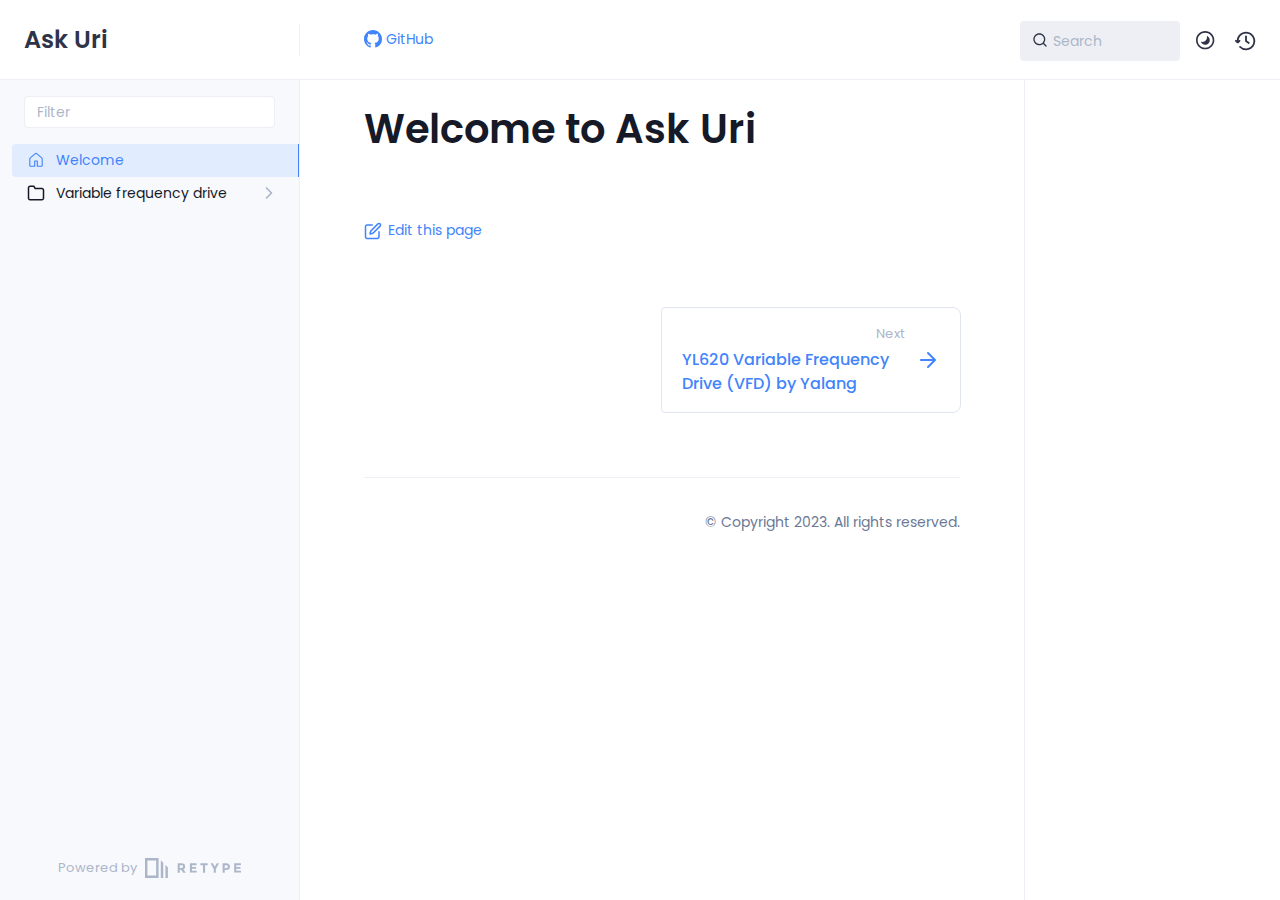
<file: index.html>
<!DOCTYPE html>
<html lang="en" class="h-full">
<head>
    <meta charset="UTF-8">
    <meta name="viewport" content="width=device-width,initial-scale=1">
    <meta name="turbo-cache-control" content="no-cache" data-turbo-track="reload" data-track-token="2.4.0.737659600501">

    <!-- See retype.com -->
    <meta name="generator" content="Retype 2.4.0">

    <!-- Primary Meta Tags -->
    <title>Welcome to Ask Uri | Ask Uri</title>
    <meta name="title" content="Welcome to Ask Uri | Ask Uri">

    <!-- Canonical -->
    <link rel="canonical" href="https://askuri.com/" />

    <!-- Open Graph / Facebook -->
    <meta property="og:type" content="website">
    <meta property="og:url" content="https://askuri.com/">
    <meta property="og:title" content="Welcome to Ask Uri | Ask Uri">

    <!-- Twitter -->
    <meta property="twitter:card" content="summary_large_image">
    <meta property="twitter:url" content="https://askuri.com/">
    <meta property="twitter:title" content="Welcome to Ask Uri | Ask Uri">

    <script>(function () { var el = document.documentElement, m = localStorage.getItem("doc_theme"), wm = window.matchMedia; if (m === "dark" || (!m && wm && wm("(prefers-color-scheme: dark)").matches)) { el.classList.add("dark") } else { el.classList.remove("dark") } })();</script>

    <link href="resources/css/retype.css?v=2.4.0.737659600501" rel="stylesheet" />

    <script type="text/javascript" src="resources/js/config.js?v=2.4.0.737659600501" data-turbo-eval="false" defer></script>
    <script type="text/javascript" src="resources/js/retype.js?v=2.4.0" data-turbo-eval="false" defer></script>
    <script id="lunr-js" type="text/javascript" src="resources/js/lunr.js?v=2.4.0.737659600501" data-turbo-eval="false" defer></script>
</head>
<body>
    <div id="docs-app" class="relative text-base antialiased text-gray-700 bg-white font-body dark:bg-dark-850 dark:text-dark-300">
        <div class="absolute bottom-0 left-0 bg-gray-100 dark:bg-dark-800" style="top: 5rem; right: 50%"></div>
    
        <header id="docs-site-header" class="sticky top-0 z-30 flex w-full h-16 bg-white border-b border-gray-200 md:h-20 dark:bg-dark-850 dark:border-dark-650">
            <div class="container relative flex items-center justify-between grow pr-6 md:justify-start">
                <!-- Mobile menu button skeleton -->
                <button v-cloak class="skeleton docs-mobile-menu-button flex items-center justify-center shrink-0 overflow-hidden dark:text-white focus:outline-none rounded-full w-10 h-10 ml-3.5 md:hidden"><svg xmlns="http://www.w3.org/2000/svg" class="mb-px shrink-0" width="24" height="24" viewBox="0 0 24 24" role="presentation" style="margin-bottom: 0px;"><g fill="currentColor"><path d="M2 4h20v2H2zM2 11h20v2H2zM2 18h20v2H2z"></path></g></svg></button>
                <div v-cloak id="docs-sidebar-toggle"></div>
        
                <!-- Logo -->
                <div class="flex items-center justify-between h-full py-2 md:w-75">
                    <div class="flex items-center px-2 md:px-6">
                        <a id="docs-site-logo" href="" class="flex items-center leading-snug text-2xl">
                            <span class="dark:text-white font-semibold line-clamp-1 md:line-clamp-2">Ask Uri</span>
                        </a>
                    </div>
        
                    <span class="hidden h-8 border-r md:inline-block dark:border-dark-650"></span>
                </div>
        
                <div class="flex justify-between md:grow">
                    <!-- Top Nav -->
                    <nav class="hidden md:flex">
                        <ul class="flex flex-col mb-4 md:pl-16 md:mb-0 md:flex-row md:items-center">
                            <li class="mr-6">
                                <a class="py-2 md:mb-0 inline-flex items-center text-sm whitespace-nowrap transition-colors duration-200 ease-linear md:text-blue-500 dark:text-blue-400 hover:text-blue-800 dark:hover:text-blue-200" href="https://github.com/uribench" target="_blank">
                                    <svg xmlns="http://www.w3.org/2000/svg" class="mb-px mr-1" width="18" height="18" viewBox="0 0 24 24" role="presentation">
                                        <g fill="currentColor">
                                            <symbol id="mark-github-icon-symbol" viewBox="0 0 16 16"><path fill-rule="evenodd" d="M8 0C3.58 0 0 3.58 0 8c0 3.54 2.29 6.53 5.47 7.59.4.07.55-.17.55-.38 0-.19-.01-.82-.01-1.49-2.01.37-2.53-.49-2.69-.94-.09-.23-.48-.94-.82-1.13-.28-.15-.68-.52-.01-.53.63-.01 1.08.58 1.23.82.72 1.21 1.87.87 2.33.66.07-.52.28-.87.51-1.07-1.78-.2-3.64-.89-3.64-3.95 0-.87.31-1.59.82-2.15-.08-.2-.36-1.02.08-2.12 0 0 .67-.21 2.2.82.64-.18 1.32-.27 2-.27.68 0 1.36.09 2 .27 1.53-1.04 2.2-.82 2.2-.82.44 1.1.16 1.92.08 2.12.51.56.82 1.27.82 2.15 0 3.07-1.87 3.75-3.65 3.95.29.25.54.73.54 1.48 0 1.07-.01 1.93-.01 2.2 0 .21.15.46.55.38A8.013 8.013 0 0016 8c0-4.42-3.58-8-8-8z"/></symbol><use xlink:href="#mark-github-icon-symbol" />
                                        </g>
                                    </svg>
                                    <span>GitHub</span>
                                </a>
                            </li>
        
                        </ul>
                    </nav>
        
                    <!-- Header Right Skeleton -->
                    <div v-cloak class="flex justify-end grow skeleton">
        
                        <!-- Search input mock -->
                        <div class="relative hidden w-40 lg:block lg:max-w-sm lg:ml-auto">
                            <div class="absolute flex items-center justify-center h-full pl-3 dark:text-dark-300">
                                <svg xmlns="http://www.w3.org/2000/svg" class="icon-base" width="16" height="16" viewBox="0 0 24 24" aria-labelledby="icon" role="presentation"  style="margin-bottom: 1px;"><g fill="currentColor" ><path d="M21.71 20.29l-3.68-3.68A8.963 8.963 0 0020 11c0-4.96-4.04-9-9-9s-9 4.04-9 9 4.04 9 9 9c2.12 0 4.07-.74 5.61-1.97l3.68 3.68c.2.19.45.29.71.29s.51-.1.71-.29c.39-.39.39-1.03 0-1.42zM4 11c0-3.86 3.14-7 7-7s7 3.14 7 7c0 1.92-.78 3.66-2.04 4.93-.01.01-.02.01-.02.01-.01.01-.01.01-.01.02A6.98 6.98 0 0111 18c-3.86 0-7-3.14-7-7z" ></path></g></svg>
                            </div>
        
                            <input class="w-full h-10 transition-colors duration-200 ease-in bg-gray-200 border border-transparent rounded md:text-sm hover:bg-white hover:border-gray-300 focus:outline-none focus:bg-white focus:border-gray-500 dark:bg-dark-600 dark:border-dark-600 placeholder-gray-400 dark:placeholder-dark-400"
                            style="padding: 0.625rem 0.75rem 0.625rem 2rem" type="text" placeholder="Search" />
                        </div>
        
                        <!-- Mobile search button mock -->
                        <div class="flex items-center justify-center w-10 h-10 lg:hidden">
                            <svg xmlns="http://www.w3.org/2000/svg" class="shrink-0 icon-base" width="20" height="20" viewBox="0 0 24 24" aria-labelledby="icon" role="presentation"  style="margin-bottom: 0px;"><g fill="currentColor" ><path d="M21.71 20.29l-3.68-3.68A8.963 8.963 0 0020 11c0-4.96-4.04-9-9-9s-9 4.04-9 9 4.04 9 9 9c2.12 0 4.07-.74 5.61-1.97l3.68 3.68c.2.19.45.29.71.29s.51-.1.71-.29c.39-.39.39-1.03 0-1.42zM4 11c0-3.86 3.14-7 7-7s7 3.14 7 7c0 1.92-.78 3.66-2.04 4.93-.01.01-.02.01-.02.01-.01.01-.01.01-.01.02A6.98 6.98 0 0111 18c-3.86 0-7-3.14-7-7z" ></path></g></svg>
                        </div>
        
                        <!-- Dark mode switch placehokder -->
                        <div class="w-10 h-10 lg:ml-2"></div>
        
                        <!-- History button mock -->
                        <div class="flex items-center justify-center w-10 h-10" style="margin-right: -0.625rem;">
                            <svg xmlns="http://www.w3.org/2000/svg" class="shrink-0 icon-base" width="22" height="22" viewBox="0 0 24 24" aria-labelledby="icon" role="presentation"  style="margin-bottom: 0px;"><g fill="currentColor" ><g ><path d="M12.01 6.01c-.55 0-1 .45-1 1V12a1 1 0 00.4.8l3 2.22a.985.985 0 001.39-.2.996.996 0 00-.21-1.4l-2.6-1.92V7.01c.02-.55-.43-1-.98-1z"></path><path d="M12.01 1.91c-5.33 0-9.69 4.16-10.05 9.4l-.29-.26a.997.997 0 10-1.34 1.48l1.97 1.79c.19.17.43.26.67.26s.48-.09.67-.26l1.97-1.79a.997.997 0 10-1.34-1.48l-.31.28c.34-4.14 3.82-7.41 8.05-7.41 4.46 0 8.08 3.63 8.08 8.09s-3.63 8.08-8.08 8.08c-2.18 0-4.22-.85-5.75-2.4a.996.996 0 10-1.42 1.4 10.02 10.02 0 007.17 2.99c5.56 0 10.08-4.52 10.08-10.08.01-5.56-4.52-10.09-10.08-10.09z"></path></g></g></svg>
                        </div>
                    </div>
        
                    <div v-cloak class="flex justify-end grow">
                        <div id="docs-mobile-search-button"></div>
                        <doc-search-desktop></doc-search-desktop>
        
                        <doc-theme-switch class="lg:ml-2"></doc-theme-switch>
                        <doc-history></doc-history>
                    </div>
                </div>
            </div>
        </header>
    
        <div class="container relative flex bg-white">
            <!-- Sidebar Skeleton -->
            <div v-cloak class="fixed flex flex-col shrink-0 duration-300 ease-in-out bg-gray-100 border-gray-200 sidebar top-20 w-75 border-r h-screen md:sticky transition-transform skeleton dark:bg-dark-800 dark:border-dark-650">
            
                <!-- Render this div, if config.showSidebarFilter is `true` -->
                <div class="flex items-center h-16 px-6">
                    <input class="w-full h-8 px-3 py-2 transition-colors duration-200 ease-linear bg-white border border-gray-200 rounded shadow-none text-sm focus:outline-none focus:border-gray-600 dark:bg-dark-600 dark:border-dark-600" type="text" placeholder="Filter" />
                </div>
            
                <div class="pl-6 mb-4 mt-1">
                    <div class="w-32 h-3 mb-4 bg-gray-200 rounded-full loading dark:bg-dark-600"></div>
                    <div class="w-48 h-3 mb-4 bg-gray-200 rounded-full loading dark:bg-dark-600"></div>
                    <div class="w-40 h-3 mb-4 bg-gray-200 rounded-full loading dark:bg-dark-600"></div>
                    <div class="w-32 h-3 mb-4 bg-gray-200 rounded-full loading dark:bg-dark-600"></div>
                    <div class="w-48 h-3 mb-4 bg-gray-200 rounded-full loading dark:bg-dark-600"></div>
                    <div class="w-40 h-3 mb-4 bg-gray-200 rounded-full loading dark:bg-dark-600"></div>
                </div>
            
                <div class="shrink-0 mt-auto bg-transparent dark:border-dark-650">
                    <a class="flex items-center justify-center flex-nowrap h-16 text-gray-400 dark:text-dark-400 hover:text-gray-700 dark:hover:text-dark-300 transition-colors duration-150 ease-in docs-powered-by" target="_blank" href="https://retype.com/" rel="noopener">
                        <span class="text-xs whitespace-nowrap">Powered by</span>
                        <svg xmlns="http://www.w3.org/2000/svg" class="ml-2" fill="currentColor" width="96" height="20" overflow="visible"><path d="M0 0v20h13.59V0H0zm11.15 17.54H2.44V2.46h8.71v15.08zM15.8 20h2.44V4.67L15.8 2.22zM20.45 6.89V20h2.44V9.34z"/><g><path d="M40.16 8.44c0 1.49-.59 2.45-1.75 2.88l2.34 3.32h-2.53l-2.04-2.96h-1.43v2.96h-2.06V5.36h3.5c1.43 0 2.46.24 3.07.73s.9 1.27.9 2.35zm-2.48 1.1c.26-.23.38-.59.38-1.09 0-.5-.13-.84-.4-1.03s-.73-.28-1.39-.28h-1.54v2.75h1.5c.72 0 1.2-.12 1.45-.35zM51.56 5.36V7.2h-4.59v1.91h4.13v1.76h-4.13v1.92h4.74v1.83h-6.79V5.36h6.64zM60.09 7.15v7.48h-2.06V7.15h-2.61V5.36h7.28v1.79h-2.61zM70.81 14.64h-2.06v-3.66l-3.19-5.61h2.23l1.99 3.45 1.99-3.45H74l-3.19 5.61v3.66zM83.99 6.19c.65.55.97 1.4.97 2.55s-.33 1.98-1 2.51-1.68.8-3.04.8h-1.23v2.59h-2.06V5.36h3.26c1.42 0 2.45.28 3.1.83zm-1.51 3.65c.25-.28.37-.69.37-1.22s-.16-.92-.48-1.14c-.32-.23-.82-.34-1.5-.34H79.7v3.12h1.38c.68 0 1.15-.14 1.4-.42zM95.85 5.36V7.2h-4.59v1.91h4.13v1.76h-4.13v1.92H96v1.83h-6.79V5.36h6.64z"/></g></svg>
                    </a>
                </div>
            </div>
            
            <!-- Sidebar component -->
            <doc-sidebar v-cloak>
                <template #sidebar-footer>
                    <div class="shrink-0 mt-auto border-t md:bg-transparent md:border-none dark:border-dark-650">
            
                        <div class="py-3 px-6 md:hidden border-b dark:border-dark-650">
                            <nav>
                                <ul class="flex flex-wrap justify-center items-center">
                                    <li class="mr-6">
                                        <a class="block py-1 inline-flex items-center text-sm whitespace-nowrap transition-colors duration-200 ease-linear md:text-blue-500 dark:text-blue-400 hover:text-blue-800 dark:hover:text-blue-200" href="https://github.com/uribench" target="_blank">
                                            <svg xmlns="http://www.w3.org/2000/svg" class="mb-px mr-1" width="18" height="18" viewBox="0 0 24 24" role="presentation">
                                                <g fill="currentColor">
                                                    <symbol id="mark-github-icon-symbol" viewBox="0 0 16 16"><path fill-rule="evenodd" d="M8 0C3.58 0 0 3.58 0 8c0 3.54 2.29 6.53 5.47 7.59.4.07.55-.17.55-.38 0-.19-.01-.82-.01-1.49-2.01.37-2.53-.49-2.69-.94-.09-.23-.48-.94-.82-1.13-.28-.15-.68-.52-.01-.53.63-.01 1.08.58 1.23.82.72 1.21 1.87.87 2.33.66.07-.52.28-.87.51-1.07-1.78-.2-3.64-.89-3.64-3.95 0-.87.31-1.59.82-2.15-.08-.2-.36-1.02.08-2.12 0 0 .67-.21 2.2.82.64-.18 1.32-.27 2-.27.68 0 1.36.09 2 .27 1.53-1.04 2.2-.82 2.2-.82.44 1.1.16 1.92.08 2.12.51.56.82 1.27.82 2.15 0 3.07-1.87 3.75-3.65 3.95.29.25.54.73.54 1.48 0 1.07-.01 1.93-.01 2.2 0 .21.15.46.55.38A8.013 8.013 0 0016 8c0-4.42-3.58-8-8-8z"/></symbol><use xlink:href="#mark-github-icon-symbol" />
                                                </g>
                                            </svg>
                                            <span>GitHub</span>
                                        </a>
                                    </li>
            
                                </ul>
                            </nav>
                        </div>
            
                        <a class="flex items-center justify-center flex-nowrap h-16 text-gray-400 dark:text-dark-400 hover:text-gray-700 dark:hover:text-dark-300 transition-colors duration-150 ease-in docs-powered-by" target="_blank" href="https://retype.com/" rel="noopener">
                            <span class="text-xs whitespace-nowrap">Powered by</span>
                            <svg xmlns="http://www.w3.org/2000/svg" class="ml-2" fill="currentColor" width="96" height="20" overflow="visible"><path d="M0 0v20h13.59V0H0zm11.15 17.54H2.44V2.46h8.71v15.08zM15.8 20h2.44V4.67L15.8 2.22zM20.45 6.89V20h2.44V9.34z"/><g><path d="M40.16 8.44c0 1.49-.59 2.45-1.75 2.88l2.34 3.32h-2.53l-2.04-2.96h-1.43v2.96h-2.06V5.36h3.5c1.43 0 2.46.24 3.07.73s.9 1.27.9 2.35zm-2.48 1.1c.26-.23.38-.59.38-1.09 0-.5-.13-.84-.4-1.03s-.73-.28-1.39-.28h-1.54v2.75h1.5c.72 0 1.2-.12 1.45-.35zM51.56 5.36V7.2h-4.59v1.91h4.13v1.76h-4.13v1.92h4.74v1.83h-6.79V5.36h6.64zM60.09 7.15v7.48h-2.06V7.15h-2.61V5.36h7.28v1.79h-2.61zM70.81 14.64h-2.06v-3.66l-3.19-5.61h2.23l1.99 3.45 1.99-3.45H74l-3.19 5.61v3.66zM83.99 6.19c.65.55.97 1.4.97 2.55s-.33 1.98-1 2.51-1.68.8-3.04.8h-1.23v2.59h-2.06V5.36h3.26c1.42 0 2.45.28 3.1.83zm-1.51 3.65c.25-.28.37-.69.37-1.22s-.16-.92-.48-1.14c-.32-.23-.82-.34-1.5-.34H79.7v3.12h1.38c.68 0 1.15-.14 1.4-.42zM95.85 5.36V7.2h-4.59v1.91h4.13v1.76h-4.13v1.92H96v1.83h-6.79V5.36h6.64z"/></g></svg>
                        </a>
                    </div>
                </template>
            </doc-sidebar>
    
            <div class="grow min-w-0 dark:bg-dark-850">
                <!-- Render "toolbar" template here on api pages --><!-- Render page content -->
                <div class="flex">
                    <div class="grow min-w-0 px-6 md:px-16">
                        <main class="relative pt-6 pb-16">
                            <div class="docs-markdown" id="docs-content">
                                <!-- Rendered if sidebar right is enabled -->
                                <div id="docs-sidebar-right-toggle"></div>
                
                                <!-- Page content  -->
<doc-anchor-target id="welcome-to-ask-uri" class="break-words">
    <h1>
        <doc-anchor-trigger class="header-anchor-trigger" to="#welcome-to-ask-uri">#</doc-anchor-trigger>
        <span>Welcome to Ask Uri</span>
    </h1>
</doc-anchor-target>

                                
                                <!-- Required only on API pages -->
                                <doc-toolbar-member-filter-no-results />
                            </div>
                            <footer class="clear-both">
                                <div class="flex flex-wrap items-center justify-between mt-14">
                                    <a class="my-2.5 inline-flex items-center text-sm whitespace-nowrap text-blue-500 dark:text-blue-400 hover:text-blue-700 hover:underline" href="https://github.com/uribench/askuri/blob/master/src/index.md" target="_blank" rel="noopener">
                                        <svg class="mr-1.5" xmlns="http://www.w3.org/2000/svg" width="18" height="18" viewBox="0 0 24 24" fill="currentColor" overflow="visible"><path d="M20 12c-.55 0-1 .45-1 1v7c0 .55-.45 1-1 1H4c-.55 0-1-.45-1-1V6c0-.55.45-1 1-1h7c.55 0 1-.45 1-1s-.45-1-1-1H4C2.35 3 1 4.35 1 6v14c0 1.65 1.35 3 3 3h14c1.65 0 3-1.35 3-3v-7c0-.55-.45-1-1-1z" /><path d="M22.21 1.79c-1.18-1.18-3.24-1.18-4.41 0l-9.5 9.5c-.13.13-.22.29-.26.46l-1 4c-.08.34.01.7.26.95.18.2.44.3.7.3.08 0 .16-.01.24-.03l4-1c.18-.04.34-.13.46-.26l9.5-9.5c1.22-1.22 1.22-3.2.01-4.42zm-1.42 3l-9.3 9.3-2.11.53.53-2.11 9.3-9.3c.42-.42 1.16-.42 1.59 0 .43.43.43 1.15-.01 1.58z" /><path fill="none" d="M0 0h24v24H0z" /></svg>
                                        <span>Edit this page</span>
                                    </a>
                                </div>
                            
                                <nav class="flex mt-14">
                                    <div class="w-1/2">
                                    </div>
                            
                                    <div class="w-1/2">
                                        <a class="px-5 py-4 -mx-px h-full flex items-center justify-end break-normal font-medium text-blue-500 dark:text-blue-400 border border-gray-300 hover:border-gray-400 dark:border-dark-650 dark:hover:border-dark-450 rounded-l rounded-r-lg transition-colors duration-150 relative hover:z-5" href="variable_frequency_drive/yl620_vfd/">
                                            <span>
                                                <span class="block text-xs font-normal text-right text-gray-400 dark:text-dark-400">Next</span>
                                                <span class="block mt-1">YL​620 Variable Frequency Drive (VFD) by Yalang</span>
                                            </span>
                                            <svg xmlns="http://www.w3.org/2000/svg" class="ml-3" width="24" height="24" viewBox="0 0 24 24" fill="currentColor" overflow="visible"><path d="M19.92 12.38a1 1 0 00-.22-1.09l-7-7a.996.996 0 10-1.41 1.41l5.3 5.3H5c-.55 0-1 .45-1 1s.45 1 1 1h11.59l-5.29 5.29a.996.996 0 000 1.41c.19.2.44.3.7.3s.51-.1.71-.29l7-7c.09-.09.16-.21.21-.33z" /><path fill="none" d="M0 0h24v24H0z" /></svg>
                                        </a>
                                    </div>
                                </nav>
                            </footer>
                        </main>
                
                        <div class="border-t dark:border-dark-650 pt-6 mb-8">
                            <footer class="flex flex-wrap items-center justify-between">
                                <div>
                                    <ul class="flex flex-wrap items-center text-sm">
                                    </ul>
                                </div>
                                <div class="docs-copyright py-2 text-gray-500 dark:text-dark-350 text-sm leading-relaxed"><p>© Copyright 2023. All rights reserved.</p></div>
                            </footer>
                        </div>
                    </div>
                
                    <!-- Rendered if sidebar right is enabled -->
                    <!-- Sidebar right skeleton-->
                    <div v-cloak class="fixed top-0 bottom-0 right-0 translate-x-full bg-white border-gray-200 lg:sticky lg:border-l lg:shrink-0 lg:pt-6 lg:transform-none sm:w-1/2 lg:w-64 lg:z-0 md:w-104 sidebar-right skeleton dark:bg-dark-850 dark:border-dark-650">
                        <div class="pl-5">
                            <div class="w-32 h-3 mb-4 bg-gray-200 dark:bg-dark-600 rounded-full loading"></div>
                            <div class="w-48 h-3 mb-4 bg-gray-200 dark:bg-dark-600 rounded-full loading"></div>
                            <div class="w-40 h-3 mb-4 bg-gray-200 dark:bg-dark-600 rounded-full loading"></div>
                        </div>
                    </div>
                
                    <!-- User should be able to hide sidebar right -->
                    <doc-sidebar-right v-cloak></doc-sidebar-right>
                </div>

            </div>
        </div>
    
        <doc-search-mobile></doc-search-mobile>
        <doc-back-to-top></doc-back-to-top>
    </div>


    <div id="docs-overlay-target"></div>

    <script>window.__DOCS__ = { "title": "Welcome", isRoot: true, level: 0, icon: "file", hasPrism: false, hasMermaid: false, hasMath: false }</script>
</body>
</html>
</file>
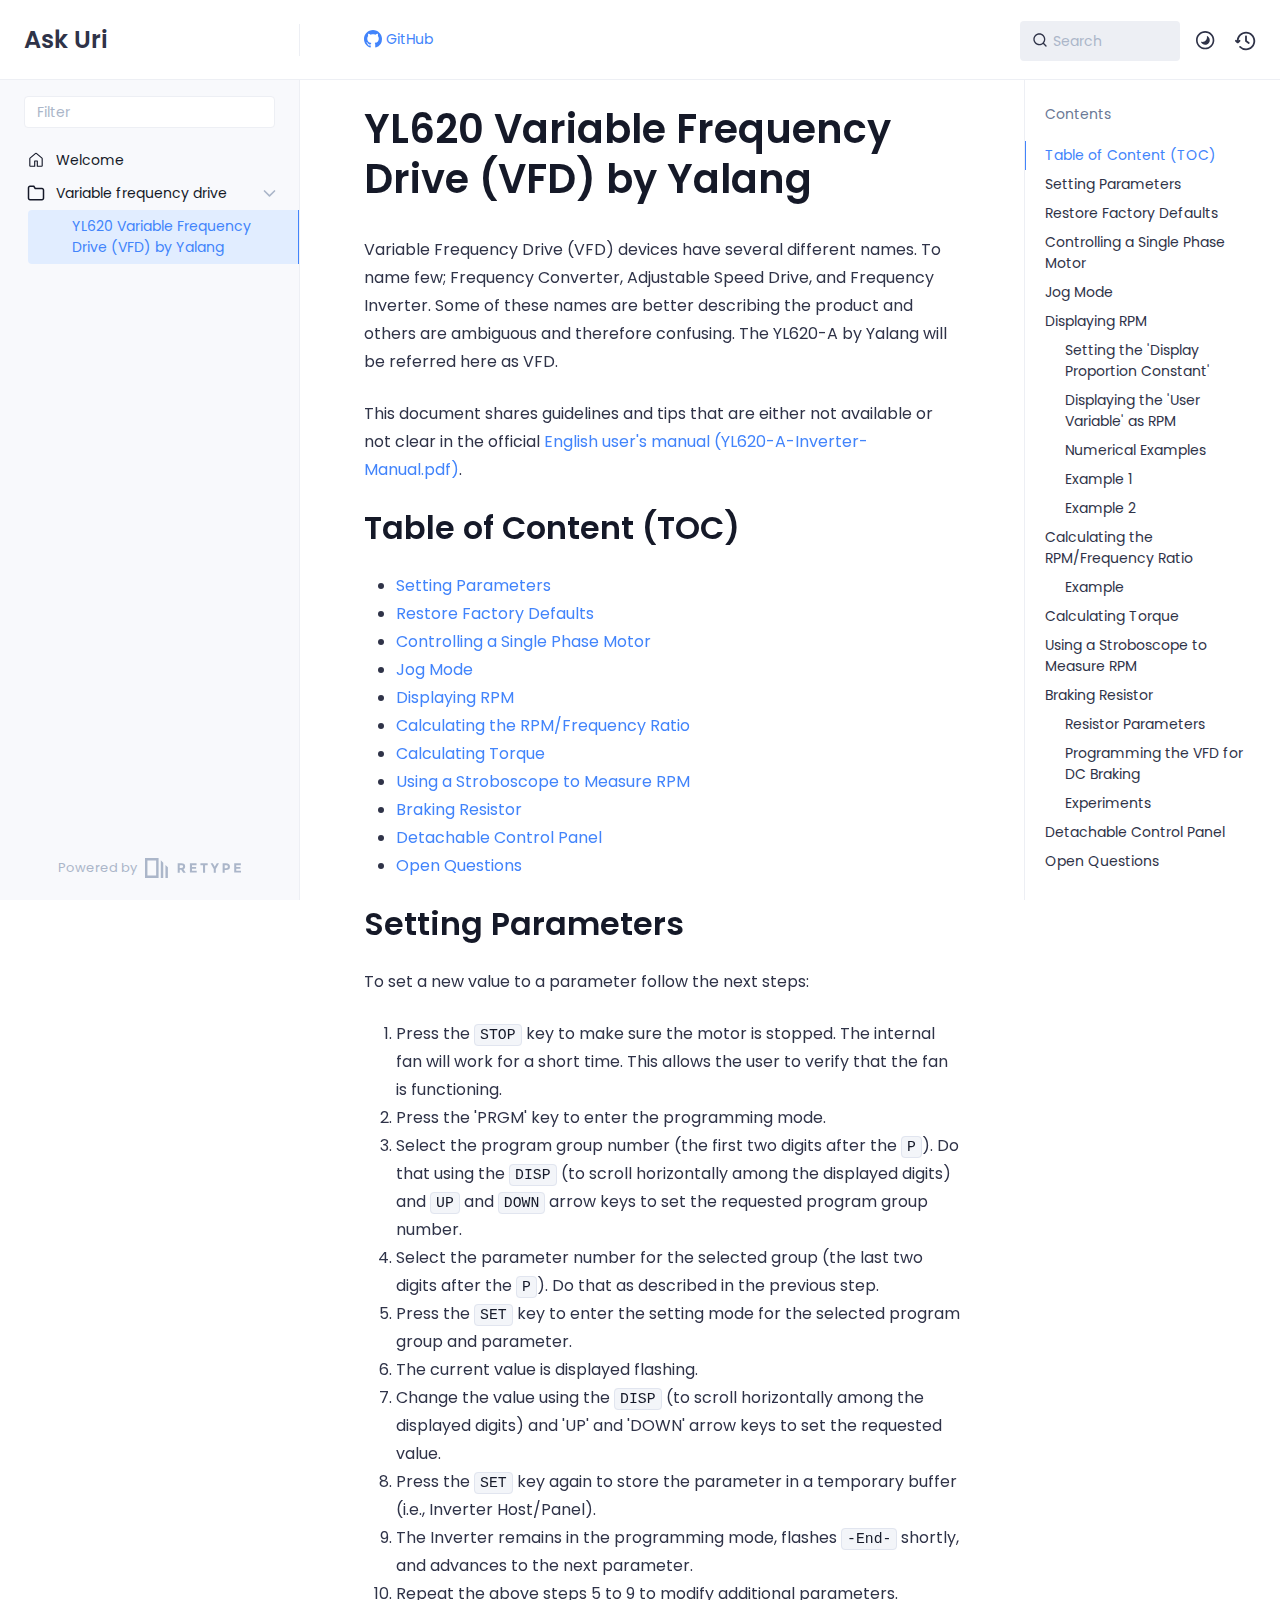
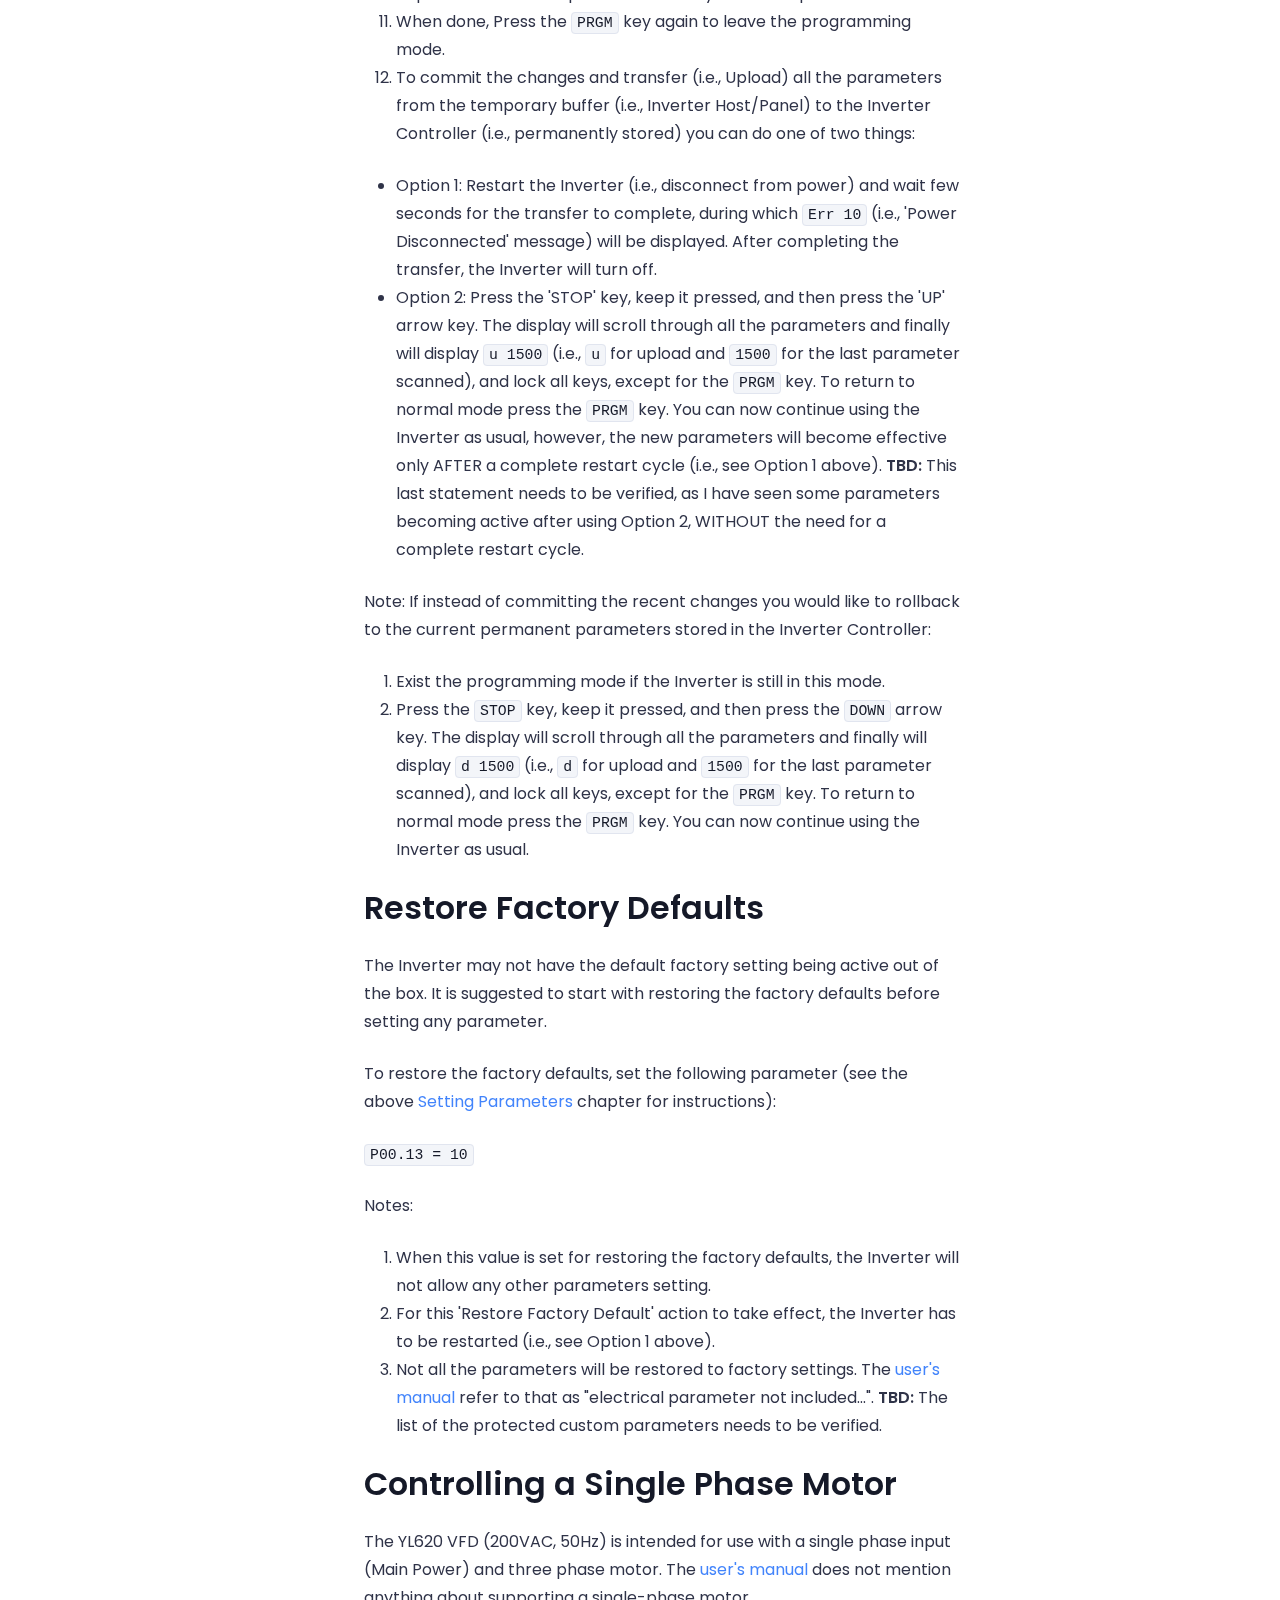
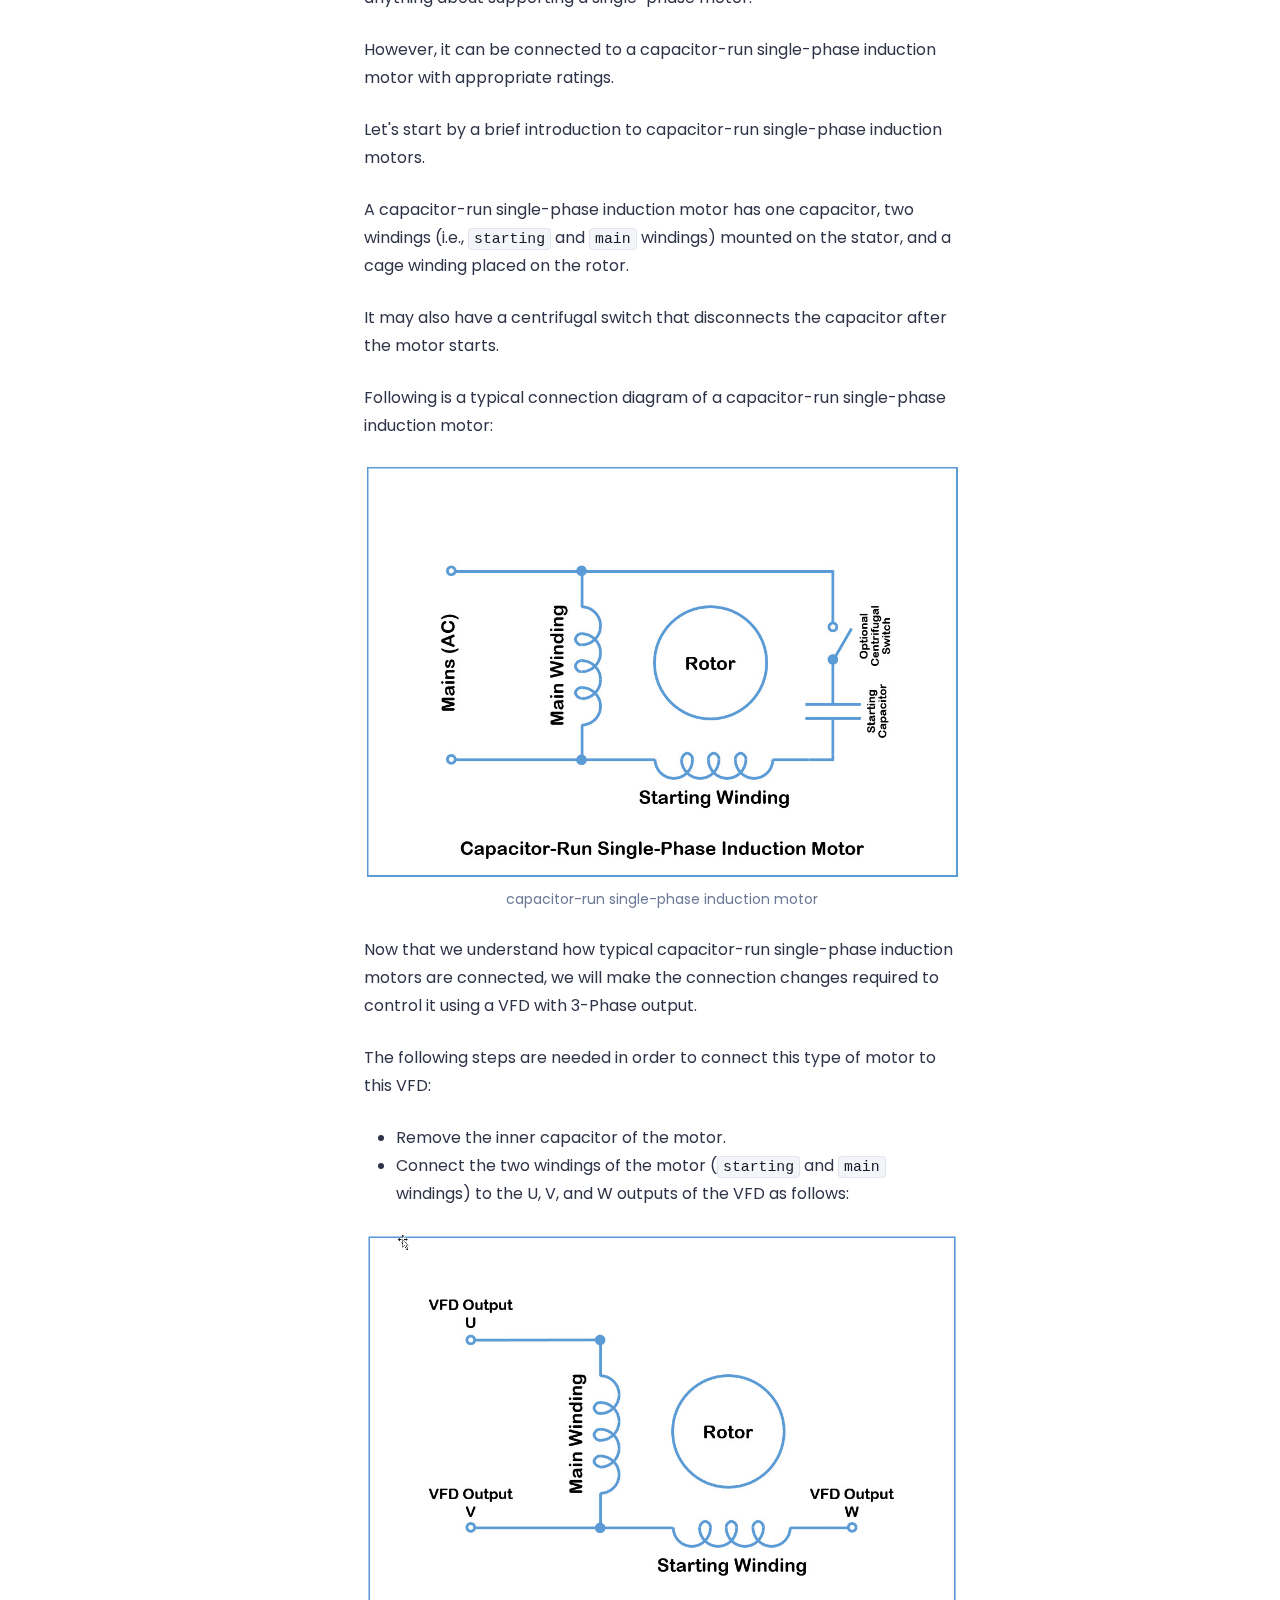
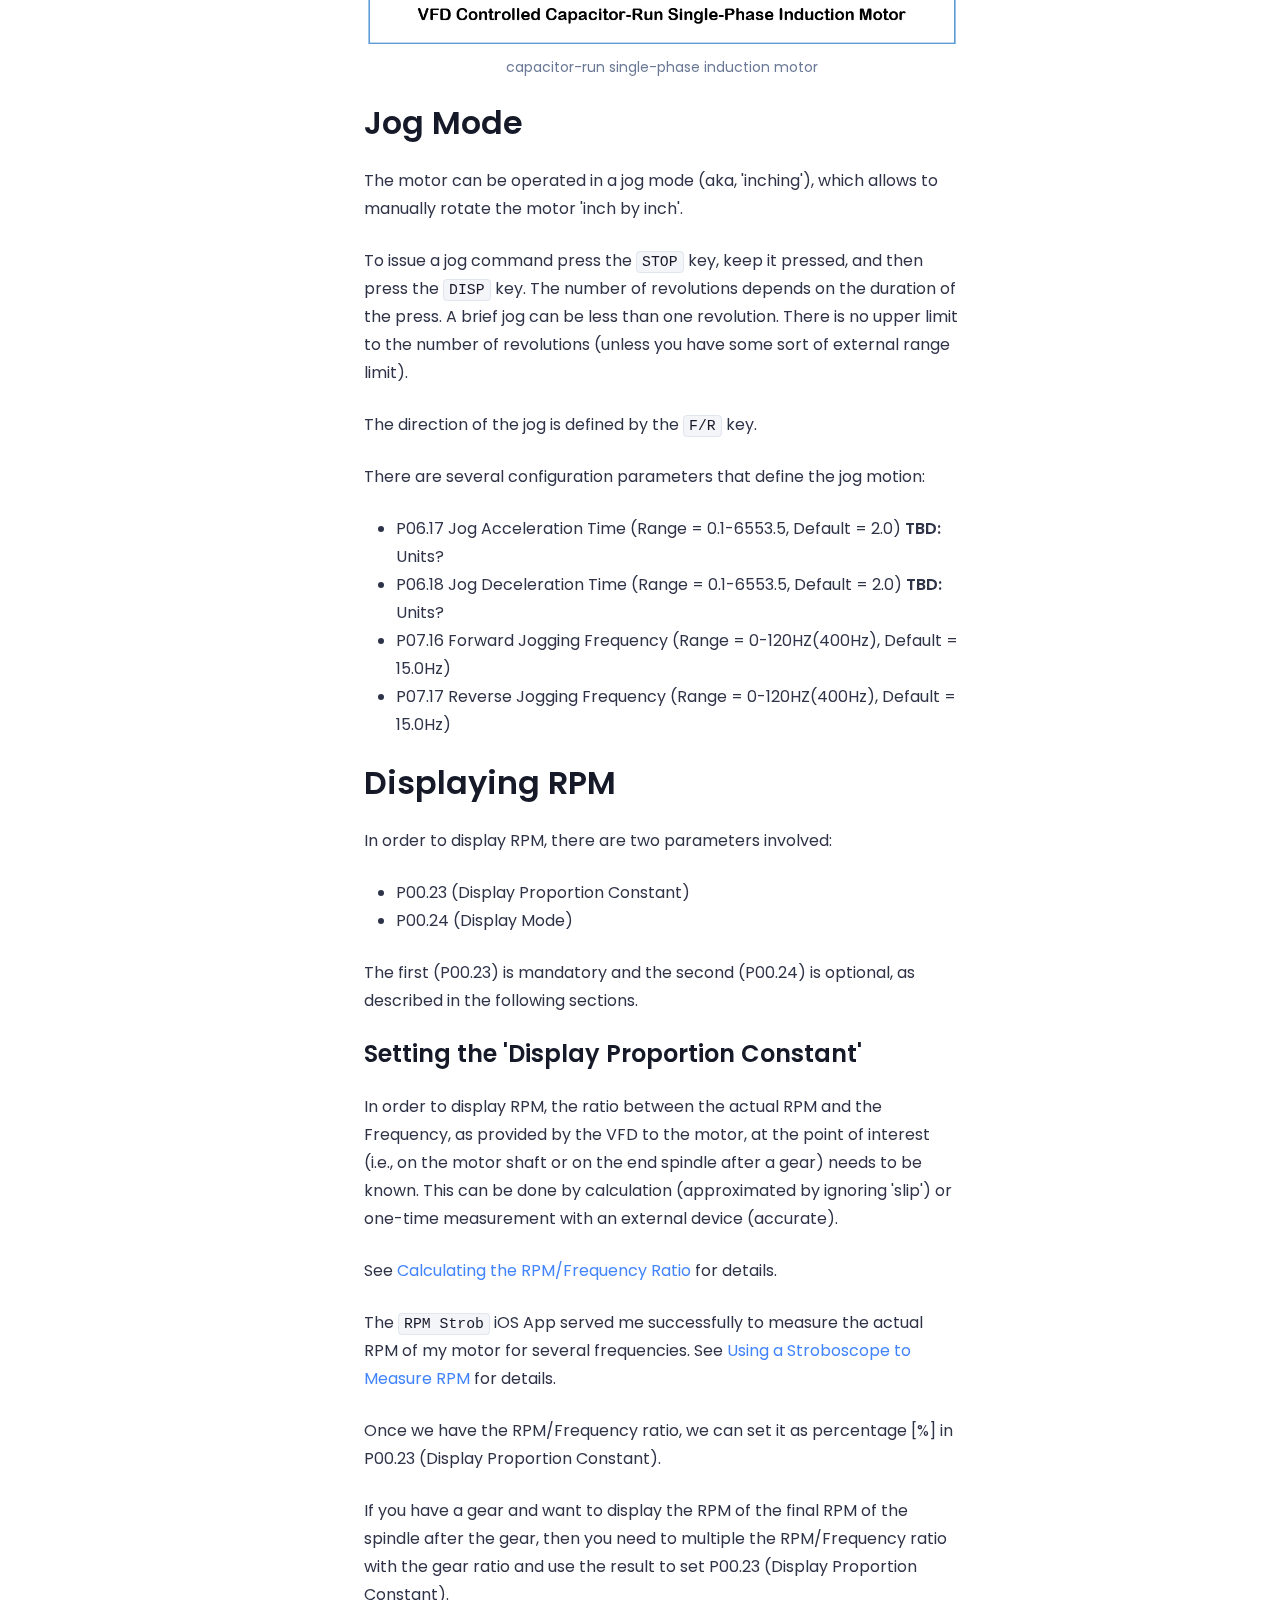
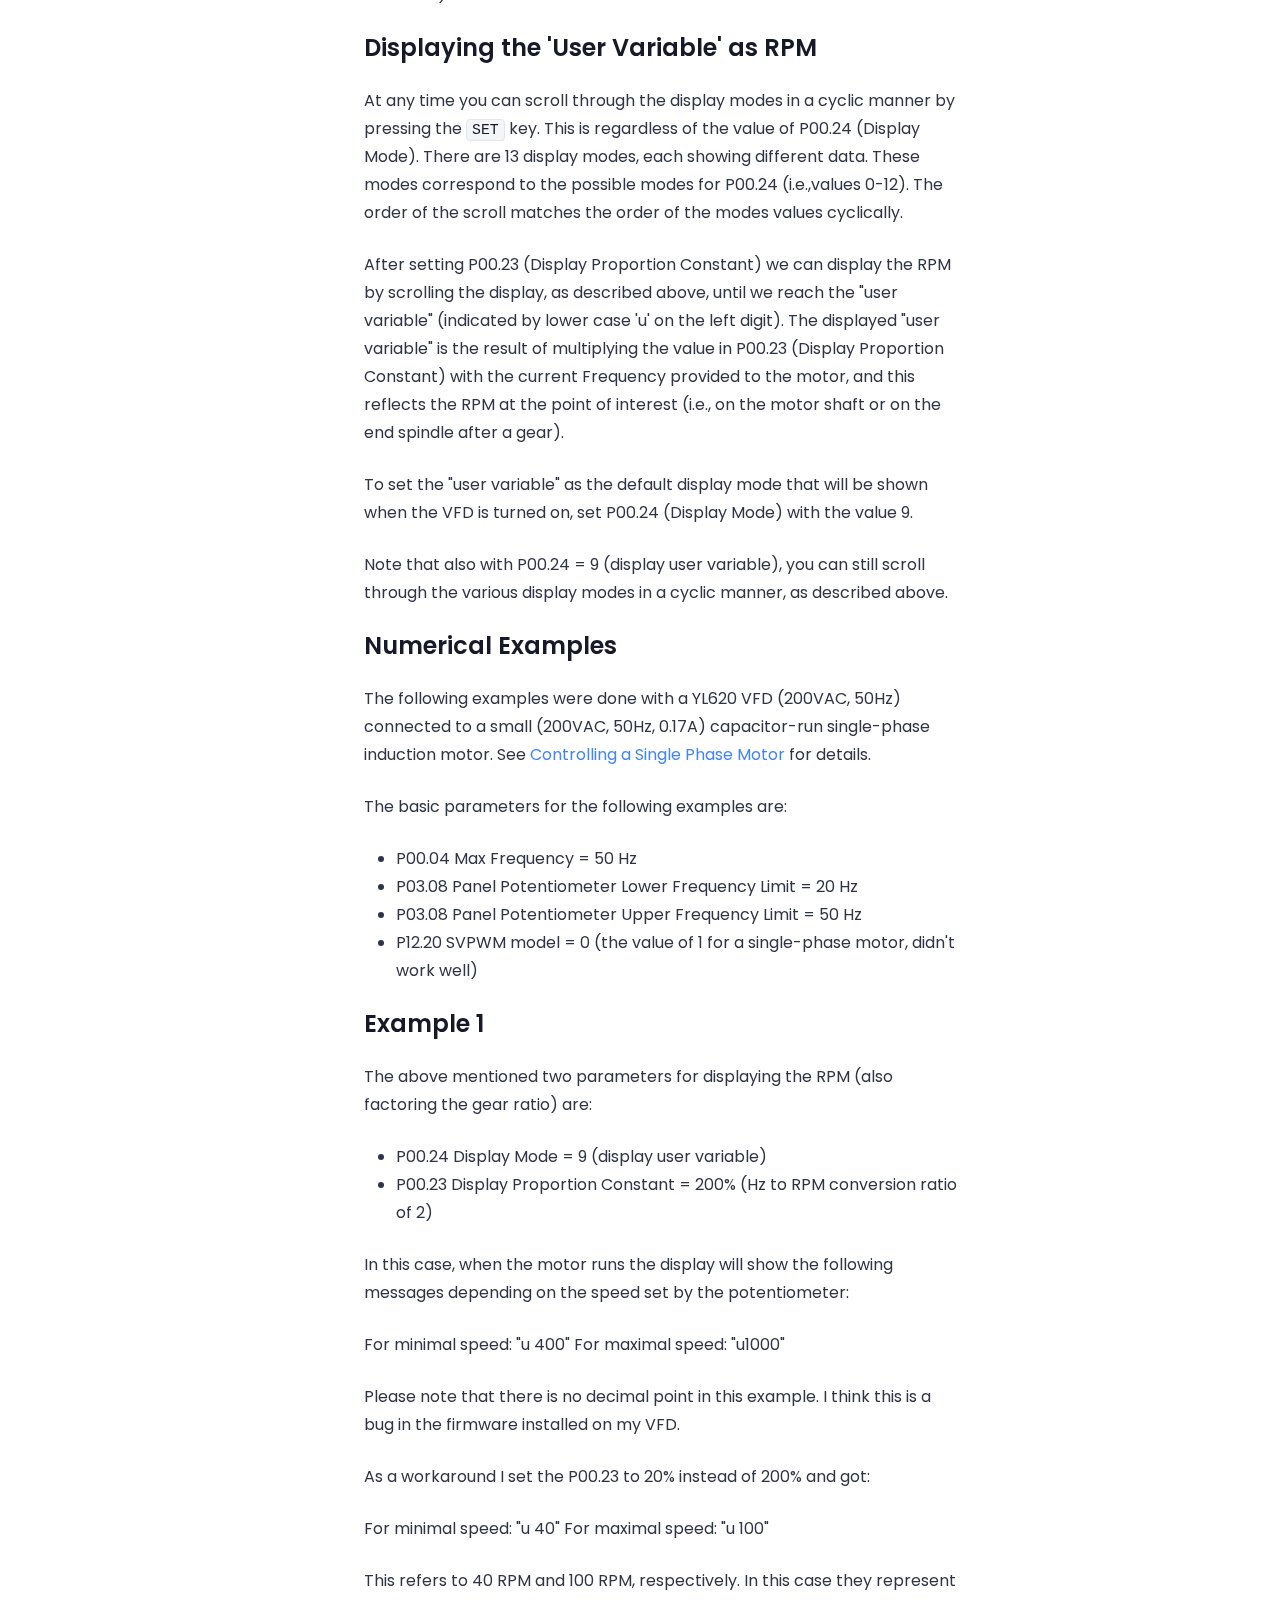
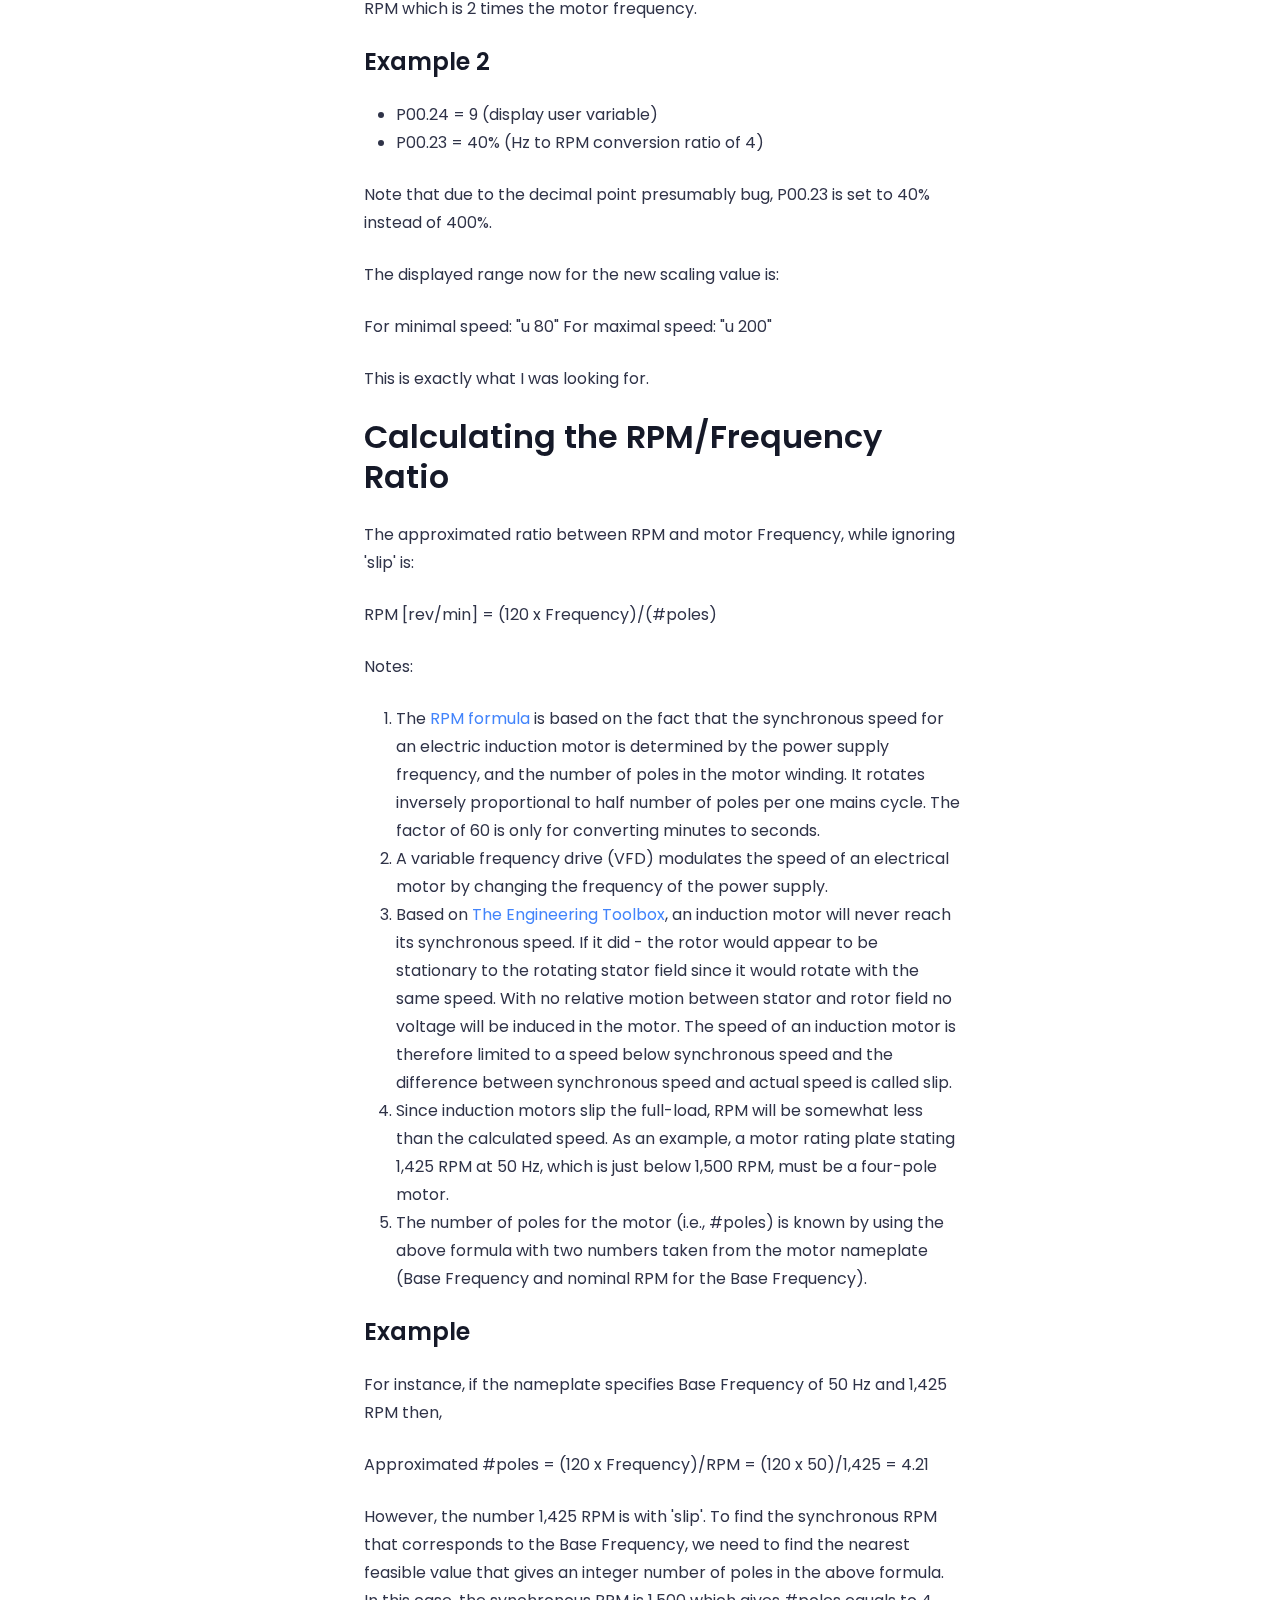
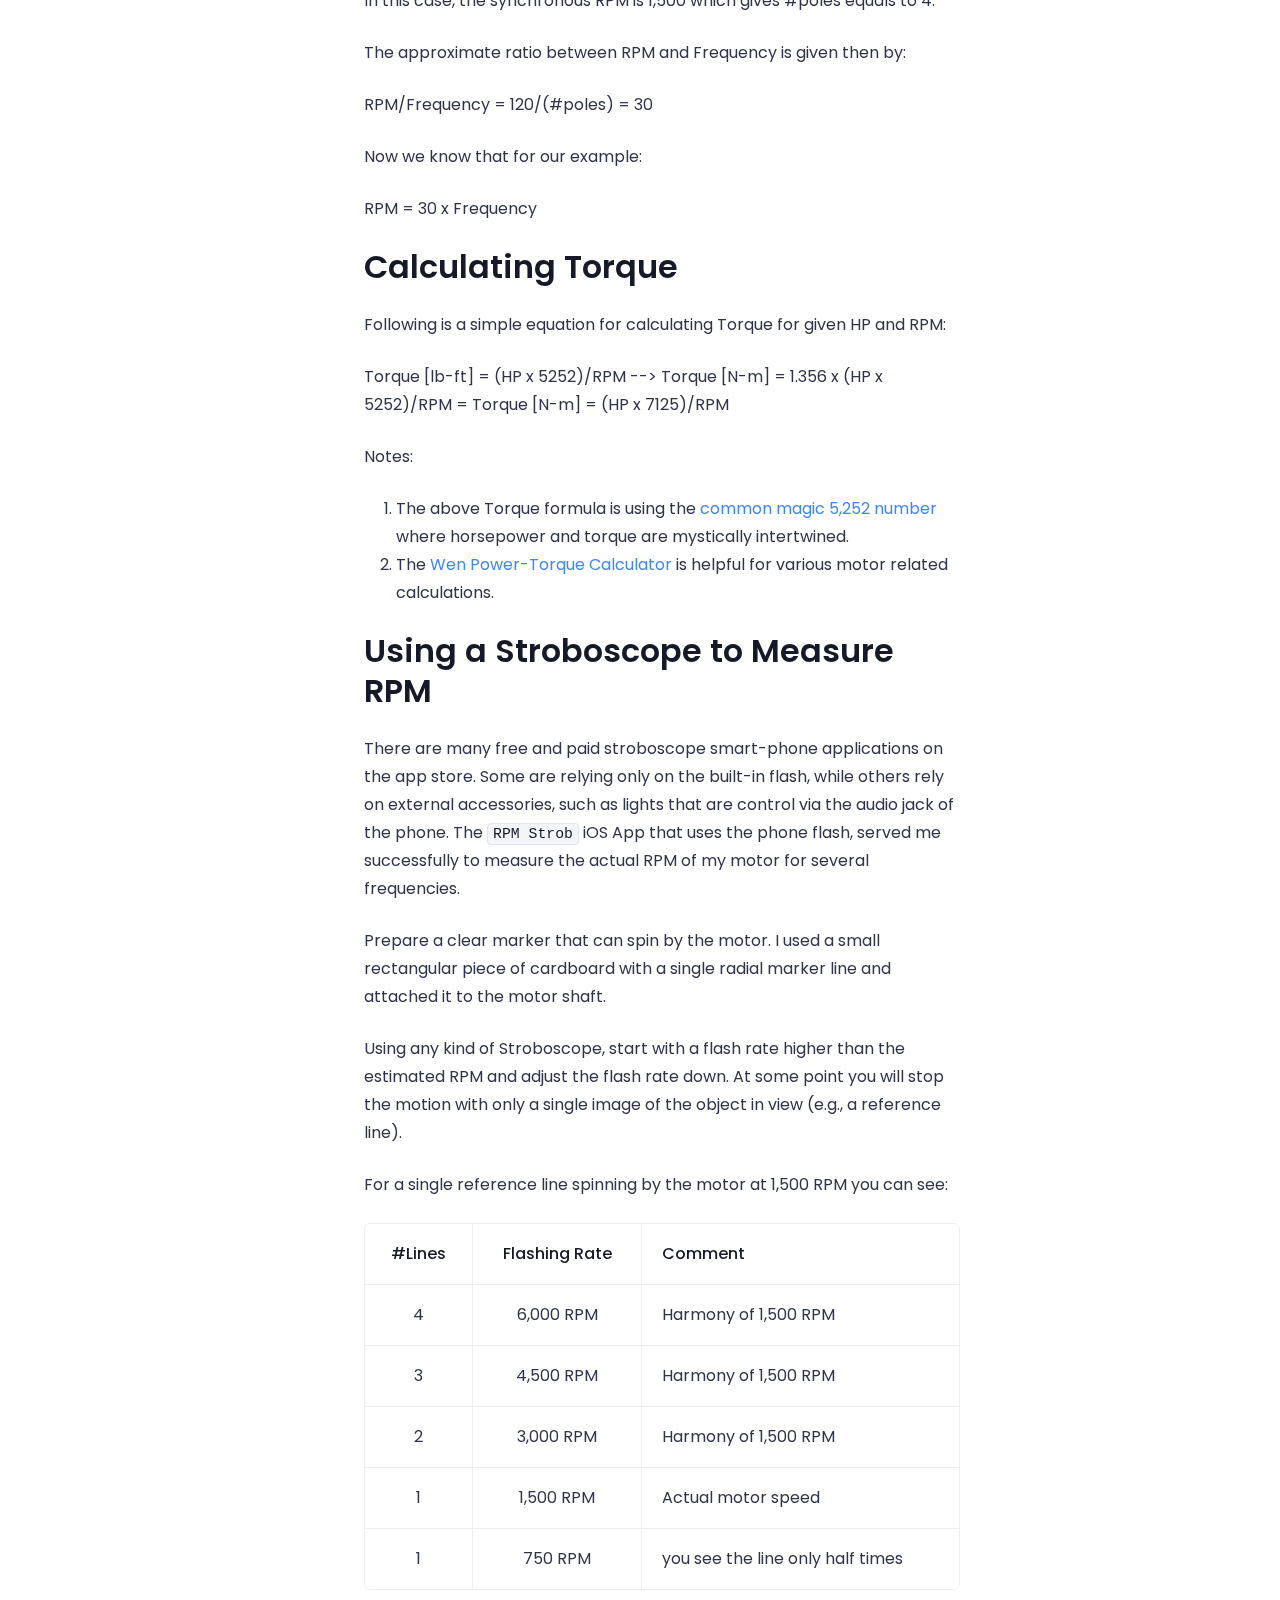
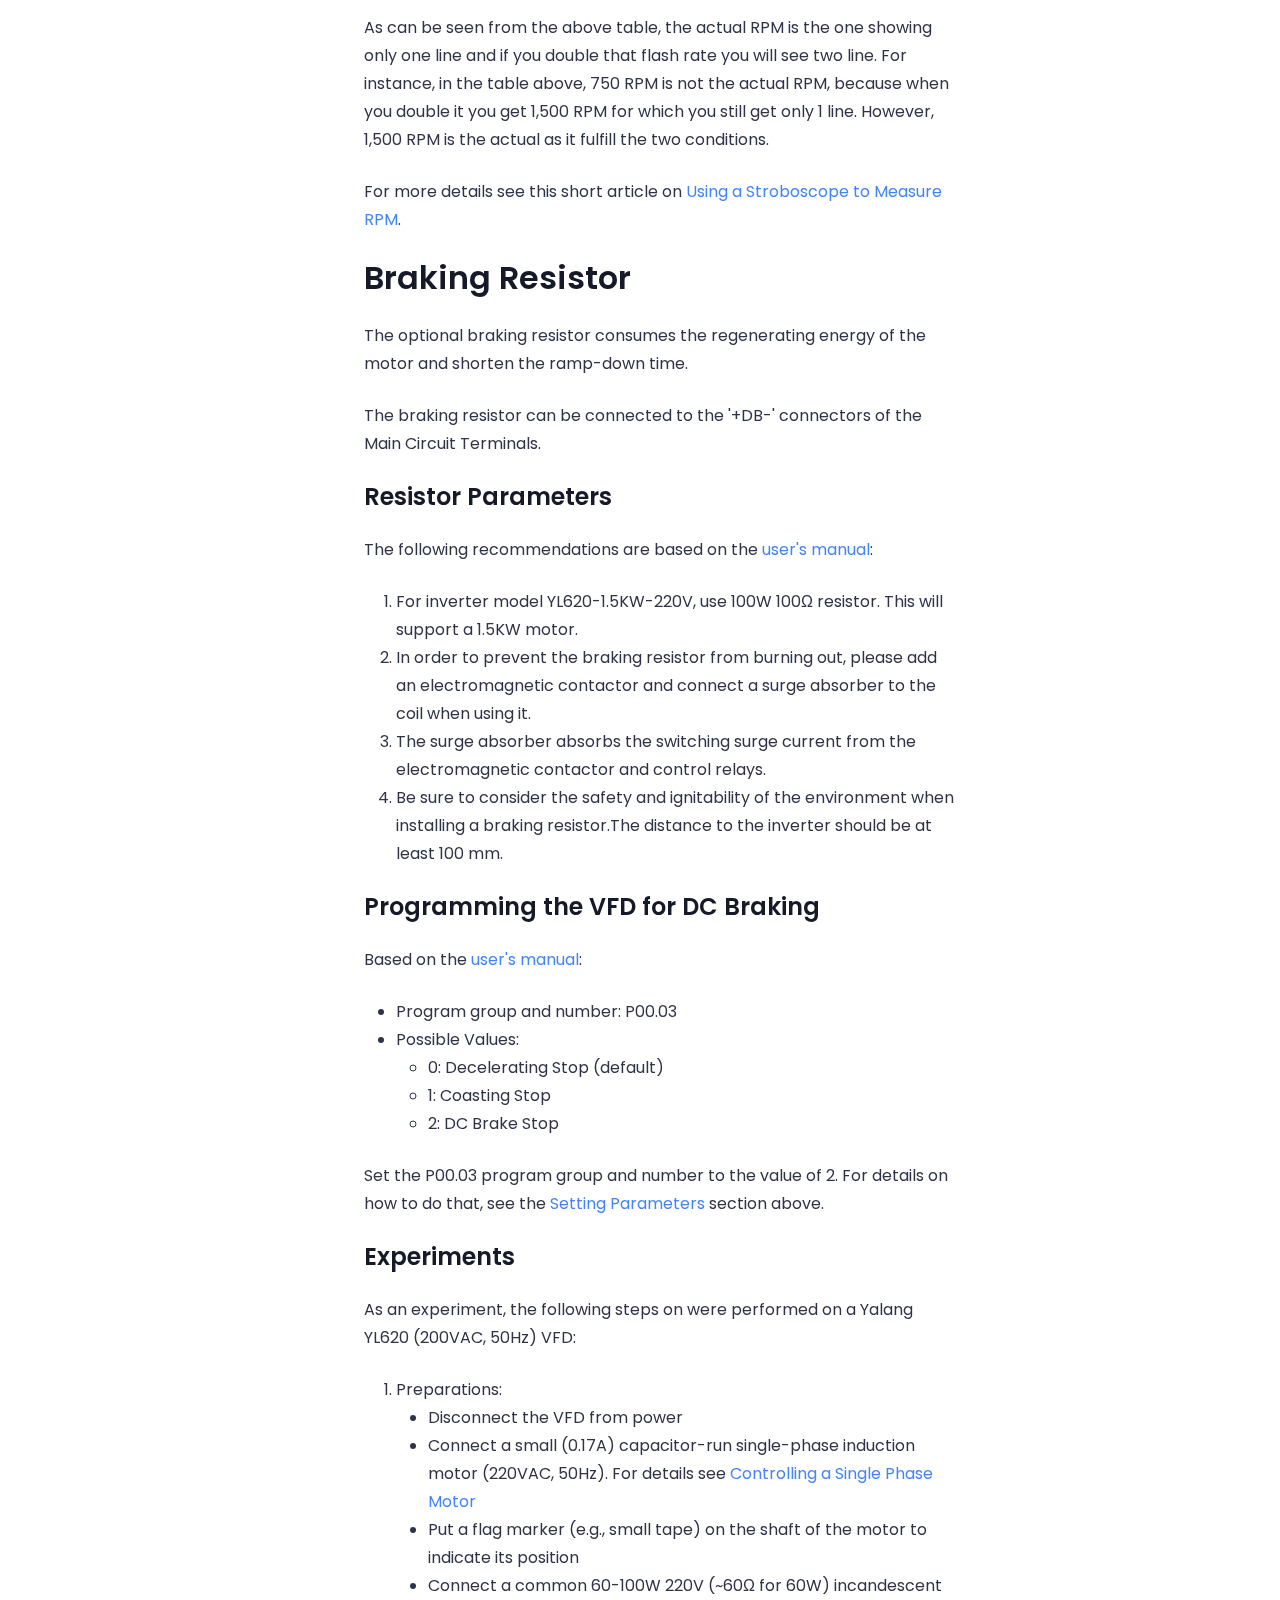
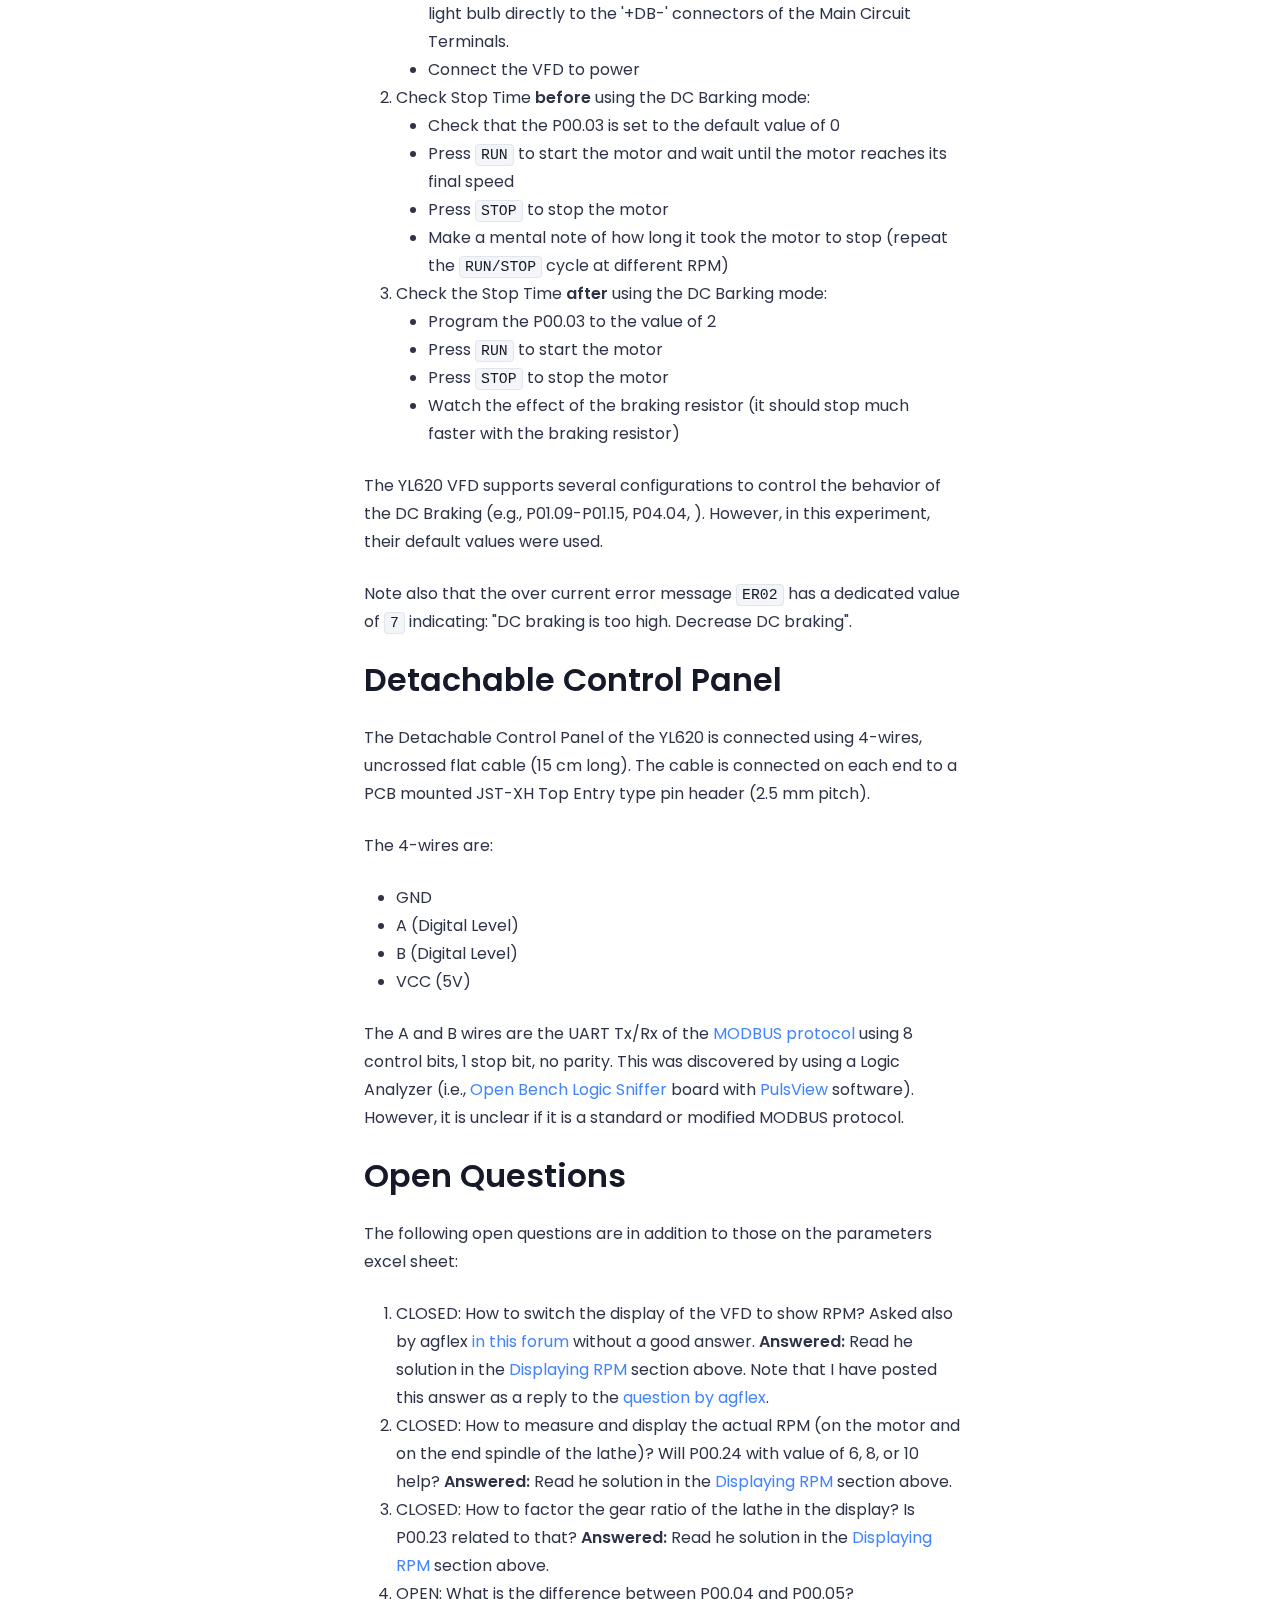
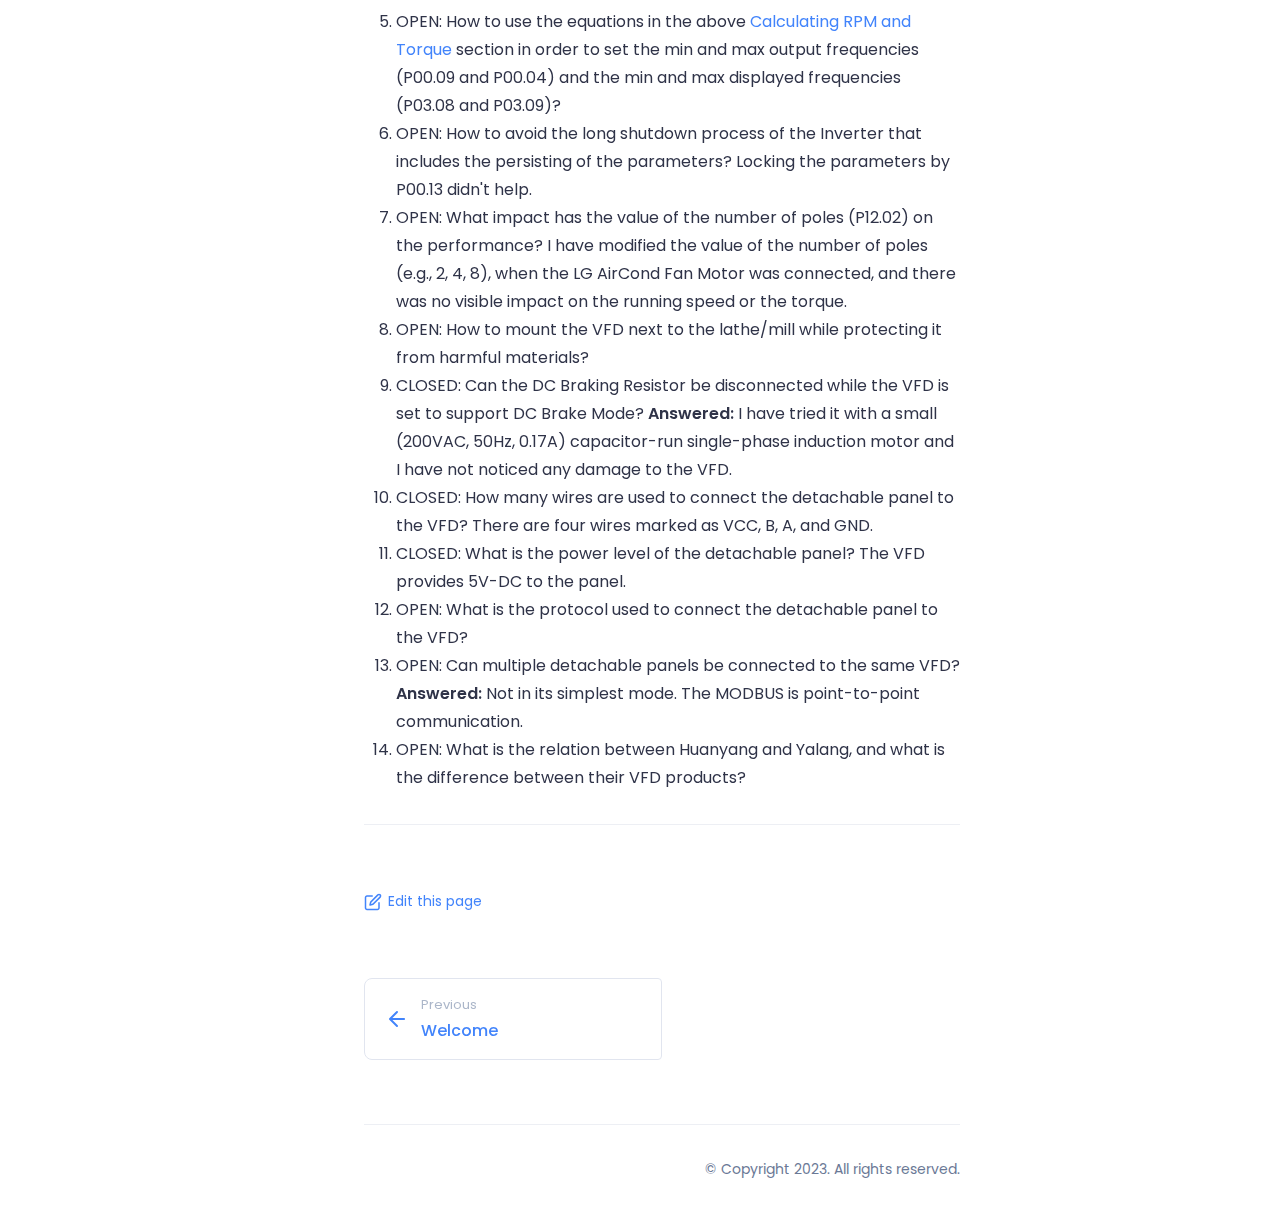
<file: variable_frequency_drive/yl620_vfd/index.html>
<!DOCTYPE html>
<html lang="en" class="h-full">
<head>
    <meta charset="UTF-8">
    <meta name="viewport" content="width=device-width,initial-scale=1">
    <meta name="turbo-cache-control" content="no-cache" data-turbo-track="reload" data-track-token="2.4.0.737659600501">

    <!-- See retype.com -->
    <meta name="generator" content="Retype 2.4.0">

    <!-- Primary Meta Tags -->
    <title>YL620 Variable Frequency Drive (VFD) by Yalang | Ask Uri</title>
    <meta name="title" content="YL620 Variable Frequency Drive (VFD) by Yalang | Ask Uri">
    <meta name="description" content="Variable Frequency Drive (VFD) devices have several different names. To name few; Frequency Converter, Adjustable Speed Drive, and Frequency Inverter." />

    <!-- Canonical -->
    <link rel="canonical" href="https://askuri.com/variable_frequency_drive/yl620_vfd/" />

    <!-- Open Graph / Facebook -->
    <meta property="og:type" content="website">
    <meta property="og:url" content="https://askuri.com/variable_frequency_drive/yl620_vfd/">
    <meta property="og:title" content="YL620 Variable Frequency Drive (VFD) by Yalang | Ask Uri">
    <meta property="og:description" content="Variable Frequency Drive (VFD) devices have several different names. To name few; Frequency Converter, Adjustable Speed Drive, and Frequency Inverter.">
    <meta property="og:image" content="https://askuri.com/variable_frequency_drive/yl620_vfd/images/capacitor-run_single-phase_induction_motor.jpg">

    <!-- Twitter -->
    <meta property="twitter:card" content="summary_large_image">
    <meta property="twitter:url" content="https://askuri.com/variable_frequency_drive/yl620_vfd/">
    <meta property="twitter:title" content="YL620 Variable Frequency Drive (VFD) by Yalang | Ask Uri">
    <meta property="twitter:description" content="Variable Frequency Drive (VFD) devices have several different names. To name few; Frequency Converter, Adjustable Speed Drive, and Frequency Inverter.">
    <meta property="twitter:image" content="https://askuri.com/variable_frequency_drive/yl620_vfd/images/capacitor-run_single-phase_induction_motor.jpg">

    <script>(function () { var el = document.documentElement, m = localStorage.getItem("doc_theme"), wm = window.matchMedia; if (m === "dark" || (!m && wm && wm("(prefers-color-scheme: dark)").matches)) { el.classList.add("dark") } else { el.classList.remove("dark") } })();</script>

    <link href="../../resources/css/retype.css?v=2.4.0.737659600501" rel="stylesheet" />

    <script type="text/javascript" src="../../resources/js/config.js?v=2.4.0.737659600501" data-turbo-eval="false" defer></script>
    <script type="text/javascript" src="../../resources/js/retype.js?v=2.4.0" data-turbo-eval="false" defer></script>
    <script id="lunr-js" type="text/javascript" src="../../resources/js/lunr.js?v=2.4.0.737659600501" data-turbo-eval="false" defer></script>
</head>
<body>
    <div id="docs-app" class="relative text-base antialiased text-gray-700 bg-white font-body dark:bg-dark-850 dark:text-dark-300">
        <div class="absolute bottom-0 left-0 bg-gray-100 dark:bg-dark-800" style="top: 5rem; right: 50%"></div>
    
        <header id="docs-site-header" class="sticky top-0 z-30 flex w-full h-16 bg-white border-b border-gray-200 md:h-20 dark:bg-dark-850 dark:border-dark-650">
            <div class="container relative flex items-center justify-between grow pr-6 md:justify-start">
                <!-- Mobile menu button skeleton -->
                <button v-cloak class="skeleton docs-mobile-menu-button flex items-center justify-center shrink-0 overflow-hidden dark:text-white focus:outline-none rounded-full w-10 h-10 ml-3.5 md:hidden"><svg xmlns="http://www.w3.org/2000/svg" class="mb-px shrink-0" width="24" height="24" viewBox="0 0 24 24" role="presentation" style="margin-bottom: 0px;"><g fill="currentColor"><path d="M2 4h20v2H2zM2 11h20v2H2zM2 18h20v2H2z"></path></g></svg></button>
                <div v-cloak id="docs-sidebar-toggle"></div>
        
                <!-- Logo -->
                <div class="flex items-center justify-between h-full py-2 md:w-75">
                    <div class="flex items-center px-2 md:px-6">
                        <a id="docs-site-logo" href="../../" class="flex items-center leading-snug text-2xl">
                            <span class="dark:text-white font-semibold line-clamp-1 md:line-clamp-2">Ask Uri</span>
                        </a>
                    </div>
        
                    <span class="hidden h-8 border-r md:inline-block dark:border-dark-650"></span>
                </div>
        
                <div class="flex justify-between md:grow">
                    <!-- Top Nav -->
                    <nav class="hidden md:flex">
                        <ul class="flex flex-col mb-4 md:pl-16 md:mb-0 md:flex-row md:items-center">
                            <li class="mr-6">
                                <a class="py-2 md:mb-0 inline-flex items-center text-sm whitespace-nowrap transition-colors duration-200 ease-linear md:text-blue-500 dark:text-blue-400 hover:text-blue-800 dark:hover:text-blue-200" href="https://github.com/uribench" target="_blank">
                                    <svg xmlns="http://www.w3.org/2000/svg" class="mb-px mr-1" width="18" height="18" viewBox="0 0 24 24" role="presentation">
                                        <g fill="currentColor">
                                            <symbol id="mark-github-icon-symbol" viewBox="0 0 16 16"><path fill-rule="evenodd" d="M8 0C3.58 0 0 3.58 0 8c0 3.54 2.29 6.53 5.47 7.59.4.07.55-.17.55-.38 0-.19-.01-.82-.01-1.49-2.01.37-2.53-.49-2.69-.94-.09-.23-.48-.94-.82-1.13-.28-.15-.68-.52-.01-.53.63-.01 1.08.58 1.23.82.72 1.21 1.87.87 2.33.66.07-.52.28-.87.51-1.07-1.78-.2-3.64-.89-3.64-3.95 0-.87.31-1.59.82-2.15-.08-.2-.36-1.02.08-2.12 0 0 .67-.21 2.2.82.64-.18 1.32-.27 2-.27.68 0 1.36.09 2 .27 1.53-1.04 2.2-.82 2.2-.82.44 1.1.16 1.92.08 2.12.51.56.82 1.27.82 2.15 0 3.07-1.87 3.75-3.65 3.95.29.25.54.73.54 1.48 0 1.07-.01 1.93-.01 2.2 0 .21.15.46.55.38A8.013 8.013 0 0016 8c0-4.42-3.58-8-8-8z"/></symbol><use xlink:href="#mark-github-icon-symbol" />
                                        </g>
                                    </svg>
                                    <span>GitHub</span>
                                </a>
                            </li>
        
                        </ul>
                    </nav>
        
                    <!-- Header Right Skeleton -->
                    <div v-cloak class="flex justify-end grow skeleton">
        
                        <!-- Search input mock -->
                        <div class="relative hidden w-40 lg:block lg:max-w-sm lg:ml-auto">
                            <div class="absolute flex items-center justify-center h-full pl-3 dark:text-dark-300">
                                <svg xmlns="http://www.w3.org/2000/svg" class="icon-base" width="16" height="16" viewBox="0 0 24 24" aria-labelledby="icon" role="presentation"  style="margin-bottom: 1px;"><g fill="currentColor" ><path d="M21.71 20.29l-3.68-3.68A8.963 8.963 0 0020 11c0-4.96-4.04-9-9-9s-9 4.04-9 9 4.04 9 9 9c2.12 0 4.07-.74 5.61-1.97l3.68 3.68c.2.19.45.29.71.29s.51-.1.71-.29c.39-.39.39-1.03 0-1.42zM4 11c0-3.86 3.14-7 7-7s7 3.14 7 7c0 1.92-.78 3.66-2.04 4.93-.01.01-.02.01-.02.01-.01.01-.01.01-.01.02A6.98 6.98 0 0111 18c-3.86 0-7-3.14-7-7z" ></path></g></svg>
                            </div>
        
                            <input class="w-full h-10 transition-colors duration-200 ease-in bg-gray-200 border border-transparent rounded md:text-sm hover:bg-white hover:border-gray-300 focus:outline-none focus:bg-white focus:border-gray-500 dark:bg-dark-600 dark:border-dark-600 placeholder-gray-400 dark:placeholder-dark-400"
                            style="padding: 0.625rem 0.75rem 0.625rem 2rem" type="text" placeholder="Search" />
                        </div>
        
                        <!-- Mobile search button mock -->
                        <div class="flex items-center justify-center w-10 h-10 lg:hidden">
                            <svg xmlns="http://www.w3.org/2000/svg" class="shrink-0 icon-base" width="20" height="20" viewBox="0 0 24 24" aria-labelledby="icon" role="presentation"  style="margin-bottom: 0px;"><g fill="currentColor" ><path d="M21.71 20.29l-3.68-3.68A8.963 8.963 0 0020 11c0-4.96-4.04-9-9-9s-9 4.04-9 9 4.04 9 9 9c2.12 0 4.07-.74 5.61-1.97l3.68 3.68c.2.19.45.29.71.29s.51-.1.71-.29c.39-.39.39-1.03 0-1.42zM4 11c0-3.86 3.14-7 7-7s7 3.14 7 7c0 1.92-.78 3.66-2.04 4.93-.01.01-.02.01-.02.01-.01.01-.01.01-.01.02A6.98 6.98 0 0111 18c-3.86 0-7-3.14-7-7z" ></path></g></svg>
                        </div>
        
                        <!-- Dark mode switch placehokder -->
                        <div class="w-10 h-10 lg:ml-2"></div>
        
                        <!-- History button mock -->
                        <div class="flex items-center justify-center w-10 h-10" style="margin-right: -0.625rem;">
                            <svg xmlns="http://www.w3.org/2000/svg" class="shrink-0 icon-base" width="22" height="22" viewBox="0 0 24 24" aria-labelledby="icon" role="presentation"  style="margin-bottom: 0px;"><g fill="currentColor" ><g ><path d="M12.01 6.01c-.55 0-1 .45-1 1V12a1 1 0 00.4.8l3 2.22a.985.985 0 001.39-.2.996.996 0 00-.21-1.4l-2.6-1.92V7.01c.02-.55-.43-1-.98-1z"></path><path d="M12.01 1.91c-5.33 0-9.69 4.16-10.05 9.4l-.29-.26a.997.997 0 10-1.34 1.48l1.97 1.79c.19.17.43.26.67.26s.48-.09.67-.26l1.97-1.79a.997.997 0 10-1.34-1.48l-.31.28c.34-4.14 3.82-7.41 8.05-7.41 4.46 0 8.08 3.63 8.08 8.09s-3.63 8.08-8.08 8.08c-2.18 0-4.22-.85-5.75-2.4a.996.996 0 10-1.42 1.4 10.02 10.02 0 007.17 2.99c5.56 0 10.08-4.52 10.08-10.08.01-5.56-4.52-10.09-10.08-10.09z"></path></g></g></svg>
                        </div>
                    </div>
        
                    <div v-cloak class="flex justify-end grow">
                        <div id="docs-mobile-search-button"></div>
                        <doc-search-desktop></doc-search-desktop>
        
                        <doc-theme-switch class="lg:ml-2"></doc-theme-switch>
                        <doc-history></doc-history>
                    </div>
                </div>
            </div>
        </header>
    
        <div class="container relative flex bg-white">
            <!-- Sidebar Skeleton -->
            <div v-cloak class="fixed flex flex-col shrink-0 duration-300 ease-in-out bg-gray-100 border-gray-200 sidebar top-20 w-75 border-r h-screen md:sticky transition-transform skeleton dark:bg-dark-800 dark:border-dark-650">
            
                <!-- Render this div, if config.showSidebarFilter is `true` -->
                <div class="flex items-center h-16 px-6">
                    <input class="w-full h-8 px-3 py-2 transition-colors duration-200 ease-linear bg-white border border-gray-200 rounded shadow-none text-sm focus:outline-none focus:border-gray-600 dark:bg-dark-600 dark:border-dark-600" type="text" placeholder="Filter" />
                </div>
            
                <div class="pl-6 mb-4 mt-1">
                    <div class="w-32 h-3 mb-4 bg-gray-200 rounded-full loading dark:bg-dark-600"></div>
                    <div class="w-48 h-3 mb-4 bg-gray-200 rounded-full loading dark:bg-dark-600"></div>
                    <div class="w-40 h-3 mb-4 bg-gray-200 rounded-full loading dark:bg-dark-600"></div>
                    <div class="w-32 h-3 mb-4 bg-gray-200 rounded-full loading dark:bg-dark-600"></div>
                    <div class="w-48 h-3 mb-4 bg-gray-200 rounded-full loading dark:bg-dark-600"></div>
                    <div class="w-40 h-3 mb-4 bg-gray-200 rounded-full loading dark:bg-dark-600"></div>
                </div>
            
                <div class="shrink-0 mt-auto bg-transparent dark:border-dark-650">
                    <a class="flex items-center justify-center flex-nowrap h-16 text-gray-400 dark:text-dark-400 hover:text-gray-700 dark:hover:text-dark-300 transition-colors duration-150 ease-in docs-powered-by" target="_blank" href="https://retype.com/" rel="noopener">
                        <span class="text-xs whitespace-nowrap">Powered by</span>
                        <svg xmlns="http://www.w3.org/2000/svg" class="ml-2" fill="currentColor" width="96" height="20" overflow="visible"><path d="M0 0v20h13.59V0H0zm11.15 17.54H2.44V2.46h8.71v15.08zM15.8 20h2.44V4.67L15.8 2.22zM20.45 6.89V20h2.44V9.34z"/><g><path d="M40.16 8.44c0 1.49-.59 2.45-1.75 2.88l2.34 3.32h-2.53l-2.04-2.96h-1.43v2.96h-2.06V5.36h3.5c1.43 0 2.46.24 3.07.73s.9 1.27.9 2.35zm-2.48 1.1c.26-.23.38-.59.38-1.09 0-.5-.13-.84-.4-1.03s-.73-.28-1.39-.28h-1.54v2.75h1.5c.72 0 1.2-.12 1.45-.35zM51.56 5.36V7.2h-4.59v1.91h4.13v1.76h-4.13v1.92h4.74v1.83h-6.79V5.36h6.64zM60.09 7.15v7.48h-2.06V7.15h-2.61V5.36h7.28v1.79h-2.61zM70.81 14.64h-2.06v-3.66l-3.19-5.61h2.23l1.99 3.45 1.99-3.45H74l-3.19 5.61v3.66zM83.99 6.19c.65.55.97 1.4.97 2.55s-.33 1.98-1 2.51-1.68.8-3.04.8h-1.23v2.59h-2.06V5.36h3.26c1.42 0 2.45.28 3.1.83zm-1.51 3.65c.25-.28.37-.69.37-1.22s-.16-.92-.48-1.14c-.32-.23-.82-.34-1.5-.34H79.7v3.12h1.38c.68 0 1.15-.14 1.4-.42zM95.85 5.36V7.2h-4.59v1.91h4.13v1.76h-4.13v1.92H96v1.83h-6.79V5.36h6.64z"/></g></svg>
                    </a>
                </div>
            </div>
            
            <!-- Sidebar component -->
            <doc-sidebar v-cloak>
                <template #sidebar-footer>
                    <div class="shrink-0 mt-auto border-t md:bg-transparent md:border-none dark:border-dark-650">
            
                        <div class="py-3 px-6 md:hidden border-b dark:border-dark-650">
                            <nav>
                                <ul class="flex flex-wrap justify-center items-center">
                                    <li class="mr-6">
                                        <a class="block py-1 inline-flex items-center text-sm whitespace-nowrap transition-colors duration-200 ease-linear md:text-blue-500 dark:text-blue-400 hover:text-blue-800 dark:hover:text-blue-200" href="https://github.com/uribench" target="_blank">
                                            <svg xmlns="http://www.w3.org/2000/svg" class="mb-px mr-1" width="18" height="18" viewBox="0 0 24 24" role="presentation">
                                                <g fill="currentColor">
                                                    <symbol id="mark-github-icon-symbol" viewBox="0 0 16 16"><path fill-rule="evenodd" d="M8 0C3.58 0 0 3.58 0 8c0 3.54 2.29 6.53 5.47 7.59.4.07.55-.17.55-.38 0-.19-.01-.82-.01-1.49-2.01.37-2.53-.49-2.69-.94-.09-.23-.48-.94-.82-1.13-.28-.15-.68-.52-.01-.53.63-.01 1.08.58 1.23.82.72 1.21 1.87.87 2.33.66.07-.52.28-.87.51-1.07-1.78-.2-3.64-.89-3.64-3.95 0-.87.31-1.59.82-2.15-.08-.2-.36-1.02.08-2.12 0 0 .67-.21 2.2.82.64-.18 1.32-.27 2-.27.68 0 1.36.09 2 .27 1.53-1.04 2.2-.82 2.2-.82.44 1.1.16 1.92.08 2.12.51.56.82 1.27.82 2.15 0 3.07-1.87 3.75-3.65 3.95.29.25.54.73.54 1.48 0 1.07-.01 1.93-.01 2.2 0 .21.15.46.55.38A8.013 8.013 0 0016 8c0-4.42-3.58-8-8-8z"/></symbol><use xlink:href="#mark-github-icon-symbol" />
                                                </g>
                                            </svg>
                                            <span>GitHub</span>
                                        </a>
                                    </li>
            
                                </ul>
                            </nav>
                        </div>
            
                        <a class="flex items-center justify-center flex-nowrap h-16 text-gray-400 dark:text-dark-400 hover:text-gray-700 dark:hover:text-dark-300 transition-colors duration-150 ease-in docs-powered-by" target="_blank" href="https://retype.com/" rel="noopener">
                            <span class="text-xs whitespace-nowrap">Powered by</span>
                            <svg xmlns="http://www.w3.org/2000/svg" class="ml-2" fill="currentColor" width="96" height="20" overflow="visible"><path d="M0 0v20h13.59V0H0zm11.15 17.54H2.44V2.46h8.71v15.08zM15.8 20h2.44V4.67L15.8 2.22zM20.45 6.89V20h2.44V9.34z"/><g><path d="M40.16 8.44c0 1.49-.59 2.45-1.75 2.88l2.34 3.32h-2.53l-2.04-2.96h-1.43v2.96h-2.06V5.36h3.5c1.43 0 2.46.24 3.07.73s.9 1.27.9 2.35zm-2.48 1.1c.26-.23.38-.59.38-1.09 0-.5-.13-.84-.4-1.03s-.73-.28-1.39-.28h-1.54v2.75h1.5c.72 0 1.2-.12 1.45-.35zM51.56 5.36V7.2h-4.59v1.91h4.13v1.76h-4.13v1.92h4.74v1.83h-6.79V5.36h6.64zM60.09 7.15v7.48h-2.06V7.15h-2.61V5.36h7.28v1.79h-2.61zM70.81 14.64h-2.06v-3.66l-3.19-5.61h2.23l1.99 3.45 1.99-3.45H74l-3.19 5.61v3.66zM83.99 6.19c.65.55.97 1.4.97 2.55s-.33 1.98-1 2.51-1.68.8-3.04.8h-1.23v2.59h-2.06V5.36h3.26c1.42 0 2.45.28 3.1.83zm-1.51 3.65c.25-.28.37-.69.37-1.22s-.16-.92-.48-1.14c-.32-.23-.82-.34-1.5-.34H79.7v3.12h1.38c.68 0 1.15-.14 1.4-.42zM95.85 5.36V7.2h-4.59v1.91h4.13v1.76h-4.13v1.92H96v1.83h-6.79V5.36h6.64z"/></g></svg>
                        </a>
                    </div>
                </template>
            </doc-sidebar>
    
            <div class="grow min-w-0 dark:bg-dark-850">
                <!-- Render "toolbar" template here on api pages --><!-- Render page content -->
                <div class="flex">
                    <div class="grow min-w-0 px-6 md:px-16">
                        <main class="relative pt-6 pb-16">
                            <div class="docs-markdown" id="docs-content">
                                <!-- Rendered if sidebar right is enabled -->
                                <div id="docs-sidebar-right-toggle"></div>
                
                                <!-- Page content  -->
<doc-anchor-target id="yl620-variable-frequency-drive-vfd-by-yalang" class="break-words">
    <h1>
        <doc-anchor-trigger class="header-anchor-trigger" to="#yl620-variable-frequency-drive-vfd-by-yalang">#</doc-anchor-trigger>
        <span>YL620 Variable Frequency Drive (VFD) by Yalang</span>
    </h1>
</doc-anchor-target>
<p>Variable Frequency Drive (VFD) devices have several different names. To name few; Frequency Converter, Adjustable Speed Drive, and Frequency Inverter. Some of these names are better describing the product and others are ambiguous and therefore confusing. The YL620-A by Yalang will be referred here as VFD.</p>
<p>This document shares guidelines and tips that are either not available or not clear in the official <a href="https://bulkman3d.com/wp-content/uploads/2019/08/YL620-A-Inverter-Manual.pdf">English user&#x27;s manual (YL620-A-Inverter-Manual.pdf)</a>.</p>
<doc-anchor-target id="table-of-content-toc">
    <h2>
        <doc-anchor-trigger class="header-anchor-trigger" to="#table-of-content-toc">#</doc-anchor-trigger>
        <span>Table of Content (TOC)</span>
    </h2>
</doc-anchor-target>
<ul>
<li><doc-anchor-trigger to="#setting-parameters">Setting Parameters</doc-anchor-trigger></li>
<li><doc-anchor-trigger to="#restore-factory-defaults">Restore Factory Defaults</doc-anchor-trigger></li>
<li><doc-anchor-trigger to="#controlling-a-single-phase-motor">Controlling a Single Phase Motor</doc-anchor-trigger></li>
<li><doc-anchor-trigger to="#jog-mode">Jog Mode</doc-anchor-trigger></li>
<li><doc-anchor-trigger to="#displaying-rpm">Displaying RPM</doc-anchor-trigger></li>
<li><doc-anchor-trigger to="#calculating-the-rpmfrequency-ratio">Calculating the RPM/Frequency Ratio</doc-anchor-trigger></li>
<li><doc-anchor-trigger to="#calculating-torque">Calculating Torque</doc-anchor-trigger></li>
<li><doc-anchor-trigger to="#using-a-stroboscope-to-measure-rpm">Using a Stroboscope to Measure RPM</doc-anchor-trigger></li>
<li><doc-anchor-trigger to="#braking-resistor">Braking Resistor</doc-anchor-trigger></li>
<li><doc-anchor-trigger to="#detachable-control-panel">Detachable Control Panel</doc-anchor-trigger></li>
<li><doc-anchor-trigger to="#open-questions">Open Questions</doc-anchor-trigger></li>
</ul>
<doc-anchor-target id="setting-parameters">
    <h2>
        <doc-anchor-trigger class="header-anchor-trigger" to="#setting-parameters">#</doc-anchor-trigger>
        <span>Setting Parameters</span>
    </h2>
</doc-anchor-target>
<p>To set a new value to a parameter follow the next steps:</p>
<ol>
<li>Press the <code v-pre>STOP</code> key to make sure the motor is stopped. The internal fan will work for a short time. This allows the user to verify that the fan is functioning.</li>
<li>Press the &#x27;PRGM&#x27; key to enter the programming mode.</li>
<li>Select the program group number (the first two digits after the <code v-pre>P</code>). Do that using the <code v-pre>DISP</code> (to scroll horizontally among the displayed digits) and <code v-pre>UP</code> and <code v-pre>DOWN</code> arrow keys to set the requested program group number.</li>
<li>Select the parameter number for the selected group (the last two digits after the <code v-pre>P</code>). Do that as described in the previous step.</li>
<li>Press the <code v-pre>SET</code> key to enter the setting mode for the selected program group and parameter.</li>
<li>The current value is displayed flashing.</li>
<li>Change the value using the <code v-pre>DISP</code> (to scroll horizontally among the displayed digits) and &#x27;UP&#x27; and &#x27;DOWN&#x27; arrow keys to set the requested value.</li>
<li>Press the <code v-pre>SET</code> key again to store the parameter in a temporary buffer (i.e., Inverter Host/Panel).</li>
<li>The Inverter remains in the programming mode, flashes <code v-pre>-End-</code> shortly, and advances to the next parameter.</li>
<li>Repeat the above steps 5 to 9 to modify additional parameters.</li>
<li>When done, Press the <code v-pre>PRGM</code> key again to leave the programming mode.</li>
<li>To commit the changes and transfer (i.e., Upload) all the parameters from the temporary buffer (i.e., Inverter Host/Panel) to the Inverter Controller (i.e., permanently stored) you can do one of two things:</li>
</ol>
<ul>
<li>Option 1: Restart the Inverter (i.e., disconnect from power) and wait few seconds for the transfer to complete, during which <code v-pre>Err 10</code> (i.e., &#x27;Power Disconnected&#x27; message) will be displayed. After completing the transfer, the Inverter will turn off.</li>
<li>Option 2: Press the &#x27;STOP&#x27; key, keep it pressed, and then press the &#x27;UP&#x27; arrow key. The display will scroll through all the parameters and finally will display <code v-pre>u 1500</code> (i.e., <code v-pre>u</code> for upload and <code v-pre>1500</code> for the last parameter scanned), and lock all keys, except for the <code v-pre>PRGM</code> key. To return to normal mode press the <code v-pre>PRGM</code> key. You can now continue using the Inverter as usual, however, the new parameters will become effective only AFTER a complete restart cycle (i.e., see Option 1 above). <strong>TBD:</strong> This last statement needs to be verified, as I have seen some parameters becoming active after using Option 2, WITHOUT the need for a complete restart cycle.</li>
</ul>
<p>Note: If instead of committing the recent changes you would like to rollback to the current permanent parameters stored in the Inverter Controller:</p>
<ol>
<li>Exist the programming mode if the Inverter is still in this mode.</li>
<li>Press the <code v-pre>STOP</code> key, keep it pressed, and then press the <code v-pre>DOWN</code> arrow key. The display will scroll through all the parameters and finally will display <code v-pre>d 1500</code> (i.e., <code v-pre>d</code> for upload and <code v-pre>1500</code> for the last parameter scanned), and lock all keys, except for the <code v-pre>PRGM</code> key. To return to normal mode press the <code v-pre>PRGM</code> key. You can now continue using the Inverter as usual.</li>
</ol>
<doc-anchor-target id="restore-factory-defaults">
    <h2>
        <doc-anchor-trigger class="header-anchor-trigger" to="#restore-factory-defaults">#</doc-anchor-trigger>
        <span>Restore Factory Defaults</span>
    </h2>
</doc-anchor-target>
<p>The Inverter may not have the default factory setting being active out of the box. It is suggested to start with restoring the factory defaults before setting any parameter.</p>
<p>To restore the factory defaults, set the following parameter (see the above <doc-anchor-trigger to="#setting-parameters">Setting Parameters</doc-anchor-trigger> chapter for instructions):</p>
<p><code v-pre>P00.13 = 10</code></p>
<p>Notes:</p>
<ol>
<li>When this value is set for restoring the factory defaults, the Inverter will not allow any other parameters setting.</li>
<li>For this &#x27;Restore Factory Default&#x27; action to take effect, the Inverter has to be restarted (i.e., see Option 1 above).</li>
<li>Not all the parameters will be restored to factory settings. The <a href="https://bulkman3d.com/wp-content/uploads/2019/08/YL620-A-Inverter-Manual.pdf">user&#x27;s manual</a> refer to that as &quot;electrical parameter not included...&quot;. <strong>TBD:</strong> The list of the protected custom parameters needs to be verified.</li>
</ol>
<doc-anchor-target id="controlling-a-single-phase-motor">
    <h2>
        <doc-anchor-trigger class="header-anchor-trigger" to="#controlling-a-single-phase-motor">#</doc-anchor-trigger>
        <span>Controlling a Single Phase Motor</span>
    </h2>
</doc-anchor-target>
<p>The YL620 VFD (200VAC, 50Hz) is intended for use with a single phase input (Main Power) and three phase motor. The <a href="https://bulkman3d.com/wp-content/uploads/2019/08/YL620-A-Inverter-Manual.pdf">user&#x27;s manual</a> does not mention anything about supporting a single-phase motor.</p>
<p>However, it can be connected to a capacitor-run single-phase induction motor with appropriate ratings.</p>
<p>Let&#x27;s start by a brief introduction to capacitor-run single-phase induction motors.</p>
<p>A capacitor-run single-phase induction motor has one capacitor, two windings (i.e., <code v-pre>starting</code> and <code v-pre>main</code> windings) mounted on the stator, and a cage winding placed on the rotor.</p>
<p>It may also have a centrifugal switch that disconnects the capacitor after the motor starts.</p>
<p>Following is a typical connection diagram of a capacitor-run single-phase induction motor:</p>
<p><figure class="content-center">
    <img src="images/capacitor-run_single-phase_induction_motor.jpg" alt="capacitor-run single-phase induction motor" />
    <figcaption class="caption">capacitor-run single-phase induction motor</figcaption>
</figure>
</p>
<p>Now that we understand how typical capacitor-run single-phase induction motors are connected, we will make the connection changes required to control it using a VFD with 3-Phase output.</p>
<p>The following steps are needed in order to connect this type of motor to this VFD:</p>
<ul>
<li>Remove the inner capacitor of the motor.</li>
<li>Connect the two windings of the motor (<code v-pre>starting</code> and <code v-pre>main</code> windings) to the U, V, and W outputs of the VFD as follows:</li>
</ul>
<p><figure class="content-center">
    <img src="images/vfd-controlled_capacitor-run_single-phase_induction_motor.jpg" alt="capacitor-run single-phase induction motor" />
    <figcaption class="caption">capacitor-run single-phase induction motor</figcaption>
</figure>
</p>
<doc-anchor-target id="jog-mode">
    <h2>
        <doc-anchor-trigger class="header-anchor-trigger" to="#jog-mode">#</doc-anchor-trigger>
        <span>Jog Mode</span>
    </h2>
</doc-anchor-target>
<p>The motor can be operated in a jog mode (aka, &#x27;inching&#x27;), which allows to manually rotate the motor &#x27;inch by inch&#x27;.</p>
<p>To issue a jog command press the <code v-pre>STOP</code> key, keep it pressed, and then press the <code v-pre>DISP</code> key. The number of revolutions depends on the duration of the press. A brief jog can be less than one revolution. There is no upper limit to the number of revolutions (unless you have some sort of external range limit).</p>
<p>The direction of the jog is defined by the <code v-pre>F/R</code> key.</p>
<p>There are several configuration parameters that define the jog motion:</p>
<ul>
<li>P06.17 Jog Acceleration Time (Range = 0.1-6553.5, Default = 2.0) <strong>TBD:</strong> Units?</li>
<li>P06.18 Jog Deceleration Time (Range = 0.1-6553.5, Default = 2.0) <strong>TBD:</strong> Units?</li>
<li>P07.16 Forward Jogging Frequency (Range = 0-120HZ(400Hz), Default = 15.0Hz)</li>
<li>P07.17 Reverse Jogging Frequency (Range = 0-120HZ(400Hz), Default = 15.0Hz)</li>
</ul>
<doc-anchor-target id="displaying-rpm">
    <h2>
        <doc-anchor-trigger class="header-anchor-trigger" to="#displaying-rpm">#</doc-anchor-trigger>
        <span>Displaying RPM</span>
    </h2>
</doc-anchor-target>
<p>In order to display RPM, there are two parameters involved:</p>
<ul>
<li>P00.23 (Display Proportion Constant)</li>
<li>P00.24 (Display Mode)</li>
</ul>
<p>The first (P00.23) is mandatory and the second (P00.24) is optional, as described in the following sections.</p>
<doc-anchor-target id="setting-the-display-proportion-constant">
    <h3>
        <doc-anchor-trigger class="header-anchor-trigger" to="#setting-the-display-proportion-constant">#</doc-anchor-trigger>
        <span>Setting the &#x27;Display Proportion Constant&#x27;</span>
    </h3>
</doc-anchor-target>
<p>In order to display RPM, the ratio between the actual RPM and the Frequency, as provided by the VFD to the motor, at the point of interest (i.e., on the motor shaft or on the end spindle after a gear) needs to be known. This can be done by calculation (approximated by ignoring &#x27;slip&#x27;) or one-time measurement with an external device (accurate).</p>
<p>See <doc-anchor-trigger to="#calculating-the-rpmfrequency-ratio">Calculating the RPM/Frequency Ratio</doc-anchor-trigger> for details.</p>
<p>The <code v-pre>RPM Strob</code> iOS App served me successfully to measure the actual RPM of my motor for several frequencies. See <doc-anchor-trigger to="#using-a-stroboscope-to-measure-rpm">Using a Stroboscope to Measure RPM</doc-anchor-trigger> for details.</p>
<p>Once we have the RPM/Frequency ratio, we can set it as percentage [%] in P00.23 (Display Proportion Constant).</p>
<p>If you have a gear and want to display the RPM of the final RPM of the spindle after the gear, then you need to multiple the RPM/Frequency ratio with the gear ratio and use the result to set P00.23 (Display Proportion Constant).</p>
<doc-anchor-target id="displaying-the-user-variable-as-rpm">
    <h3>
        <doc-anchor-trigger class="header-anchor-trigger" to="#displaying-the-user-variable-as-rpm">#</doc-anchor-trigger>
        <span>Displaying the &#x27;User Variable&#x27; as RPM</span>
    </h3>
</doc-anchor-target>
<p>At any time you can scroll through the display modes in a cyclic manner by pressing the <code v-pre>SET</code> key. This is regardless of the value of P00.24 (Display Mode). There are 13 display modes, each showing different data. These modes correspond to the possible modes for P00.24 (i.e.,values 0-12). The order of the scroll matches the order of the modes values cyclically.</p>
<p>After setting P00.23 (Display Proportion Constant) we can display the RPM by scrolling the display, as described above, until we reach the &quot;user variable&quot; (indicated by lower case &#x27;u&#x27; on the left digit). The displayed &quot;user variable&quot; is the result of multiplying the value in P00.23 (Display Proportion Constant) with the current Frequency provided to the motor, and this reflects the RPM at the point of interest (i.e., on the motor shaft or on the end spindle after a gear).</p>
<p>To set the &quot;user variable&quot; as the default display mode that will be shown when the VFD is turned on, set P00.24 (Display Mode) with the value 9.</p>
<p>Note that also with P00.24 = 9 (display user variable), you can still scroll through the various display modes in a cyclic manner, as described above.</p>
<doc-anchor-target id="numerical-examples">
    <h3>
        <doc-anchor-trigger class="header-anchor-trigger" to="#numerical-examples">#</doc-anchor-trigger>
        <span>Numerical Examples</span>
    </h3>
</doc-anchor-target>
<p>The following examples were done with a YL620 VFD (200VAC, 50Hz) connected to a small (200VAC, 50Hz, 0.17A) capacitor-run single-phase induction motor. See <doc-anchor-trigger to="#controlling-a-single-phase-motor">Controlling a Single Phase Motor</doc-anchor-trigger> for details.</p>
<p>The basic parameters for the following examples are:</p>
<ul>
<li>P00.04 Max Frequency                              = 50 Hz</li>
<li>P03.08 Panel Potentiometer Lower Frequency Limit  = 20 Hz</li>
<li>P03.08 Panel Potentiometer Upper Frequency Limit  = 50 Hz</li>
<li>P12.20 SVPWM model                                = 0 (the value of 1 for a single-phase motor, didn&#x27;t work well)</li>
</ul>
<doc-anchor-target id="example-1">
    <h3>
        <doc-anchor-trigger class="header-anchor-trigger" to="#example-1">#</doc-anchor-trigger>
        <span>Example 1</span>
    </h3>
</doc-anchor-target>
<p>The above mentioned two parameters for displaying the RPM (also factoring the gear ratio) are:</p>
<ul>
<li>P00.24 Display Mode                               = 9 (display user variable)</li>
<li>P00.23 Display Proportion Constant                = 200% (Hz to RPM conversion ratio of 2)</li>
</ul>
<p>In this case, when the motor runs the display will show the following messages depending on the speed set by the potentiometer:</p>
<p>For minimal speed: &quot;u 400&quot;
For maximal speed: &quot;u1000&quot;</p>
<p>Please note that there is no decimal point in this example. I think this is a bug in the firmware installed on my VFD.</p>
<p>As a workaround I set the P00.23 to 20% instead of 200% and got:</p>
<p>For minimal speed: &quot;u  40&quot;
For maximal speed: &quot;u 100&quot;</p>
<p>This refers to 40 RPM and 100 RPM, respectively. In this case they represent RPM which is 2 times the motor frequency.</p>
<doc-anchor-target id="example-2">
    <h3>
        <doc-anchor-trigger class="header-anchor-trigger" to="#example-2">#</doc-anchor-trigger>
        <span>Example 2</span>
    </h3>
</doc-anchor-target>
<ul>
<li>P00.24 = 9 (display user variable)</li>
<li>P00.23 = 40% (Hz to RPM conversion ratio of 4)</li>
</ul>
<p>Note that due to the decimal point presumably bug, P00.23 is set to 40% instead of 400%.</p>
<p>The displayed range now for the new scaling value is:</p>
<p>For minimal speed: &quot;u  80&quot;
For maximal speed: &quot;u 200&quot;</p>
<p>This is exactly what I was looking for.</p>
<doc-anchor-target id="calculating-the-rpmfrequency-ratio">
    <h2>
        <doc-anchor-trigger class="header-anchor-trigger" to="#calculating-the-rpmfrequency-ratio">#</doc-anchor-trigger>
        <span>Calculating the RPM/Frequency Ratio</span>
    </h2>
</doc-anchor-target>
<p>The approximated ratio between RPM and motor Frequency, while ignoring &#x27;slip&#x27; is:</p>
<p>RPM [rev/min] = (120 x Frequency)/(#poles)</p>
<p>Notes:</p>
<ol>
<li>The <a href="https://electronics.stackexchange.com/questions/346764/how-to-calculate-rpm-using-frequency">RPM formula</a> is based on the fact that the synchronous speed for an electric induction motor is determined by the power supply frequency, and the number of poles in the motor winding. It rotates inversely proportional to half number of poles per one mains cycle. The factor of 60 is only for converting minutes to seconds.</li>
<li>A variable frequency drive (VFD) modulates the speed of an electrical motor by changing the frequency of the power supply.</li>
<li>Based on <a href="https://www.engineeringtoolbox.com/synchronous-motor-frequency-speed-d_649.html">The Engineering Toolbox</a>, an induction motor will never reach its synchronous speed. If it did - the rotor would appear to be stationary to the rotating stator field since it would rotate with the same speed. With no relative motion between stator and rotor field no voltage will be induced in the motor. The speed of an induction motor is therefore limited to a speed below synchronous speed and the difference between synchronous speed and actual speed is called slip.</li>
<li>Since induction motors slip the full-load, RPM will be somewhat less than the calculated speed. As an example, a motor rating plate stating 1,425 RPM at 50 Hz, which is just below 1,500 RPM, must be a four-pole motor.</li>
<li>The number of poles for the motor (i.e., #poles) is known by using the above formula with two numbers taken from the motor nameplate (Base Frequency and nominal RPM for the Base Frequency).</li>
</ol>
<doc-anchor-target id="example">
    <h3>
        <doc-anchor-trigger class="header-anchor-trigger" to="#example">#</doc-anchor-trigger>
        <span>Example</span>
    </h3>
</doc-anchor-target>
<p>For instance, if the nameplate specifies Base Frequency of 50 Hz and 1,425 RPM then,</p>
<p>Approximated #poles = (120 x Frequency)/RPM = (120 x 50)/1,425 = 4.21</p>
<p>However, the number 1,425 RPM is with &#x27;slip&#x27;. To find the synchronous RPM that corresponds to the Base Frequency, we need to find the nearest feasible value that gives an integer number of poles in the above formula. In this case, the
synchronous RPM is 1,500 which gives #poles equals to 4.</p>
<p>The approximate ratio between RPM and Frequency is given then by:</p>
<p>RPM/Frequency = 120/(#poles) = 30</p>
<p>Now we know that for our example:</p>
<p>RPM = 30 x Frequency</p>
<doc-anchor-target id="calculating-torque">
    <h2>
        <doc-anchor-trigger class="header-anchor-trigger" to="#calculating-torque">#</doc-anchor-trigger>
        <span>Calculating Torque</span>
    </h2>
</doc-anchor-target>
<p>Following is a simple equation for calculating Torque for given HP and RPM:</p>
<p>Torque [lb-ft] = (HP x 5252)/RPM --&gt; Torque [N-m] = 1.356 x (HP x 5252)/RPM = Torque [N-m] = (HP x 7125)/RPM</p>
<p>Notes:</p>
<ol>
<li>The above Torque formula is using the <a href="https://www.motorauthority.com/news/1115177_why-do-horsepower-and-torque-cross-at-5252-rpm">common magic 5,252 number</a> where horsepower and torque are mystically intertwined.</li>
<li>The <a href="http://wentec.com/unipower/calculators/power_torque.asp">Wen Power-Torque Calculator</a> is helpful for various motor related calculations.</li>
</ol>
<doc-anchor-target id="using-a-stroboscope-to-measure-rpm">
    <h2>
        <doc-anchor-trigger class="header-anchor-trigger" to="#using-a-stroboscope-to-measure-rpm">#</doc-anchor-trigger>
        <span>Using a Stroboscope to Measure RPM</span>
    </h2>
</doc-anchor-target>
<p>There are many free and paid stroboscope smart-phone applications on the app store. Some are relying only on the built-in flash, while others rely on external accessories, such as lights that are control via the audio jack of the phone. The <code v-pre>RPM Strob</code> iOS App that uses the phone flash, served me successfully to measure the actual RPM of my motor for several frequencies.</p>
<p>Prepare a clear marker that can spin by the motor. I used a small rectangular piece of cardboard with a single radial marker line and attached it to the motor shaft.</p>
<p>Using any kind of Stroboscope, start with a flash rate higher than the estimated RPM and adjust the flash rate down. At some point you will stop the motion with only a single image of the object in view (e.g., a reference line).</p>
<p>For a single reference line spinning by the motor at 1,500 RPM you can see:</p>
<div class="table-wrapper scrollbar overflow-hidden">
<table class="comfortable">
<thead>
<tr>
<th style="text-align: center;">#Lines</th>
<th style="text-align: center;">Flashing Rate</th>
<th style="text-align: left;">Comment</th>
</tr>
</thead>
<tbody>
<tr>
<td style="text-align: center;">4</td>
<td style="text-align: center;">6,000 RPM</td>
<td style="text-align: left;">Harmony of 1,500 RPM</td>
</tr>
<tr>
<td style="text-align: center;">3</td>
<td style="text-align: center;">4,500 RPM</td>
<td style="text-align: left;">Harmony of 1,500 RPM</td>
</tr>
<tr>
<td style="text-align: center;">2</td>
<td style="text-align: center;">3,000 RPM</td>
<td style="text-align: left;">Harmony of 1,500 RPM</td>
</tr>
<tr>
<td style="text-align: center;">1</td>
<td style="text-align: center;">1,500 RPM</td>
<td style="text-align: left;">Actual motor speed</td>
</tr>
<tr>
<td style="text-align: center;">1</td>
<td style="text-align: center;">750 RPM</td>
<td style="text-align: left;">you see the line only half times</td>
</tr>
</tbody>
</table>
</div>
<p>As can be seen from the above table, the actual RPM is the one showing only one line and if you double that flash rate you will see two line. For instance, in the table above, 750 RPM is not the actual RPM, because when you double it you get 1,500 RPM for which you still get only 1 line. However, 1,500 RPM is the actual as it fulfill the two conditions.</p>
<p>For more details see this short article on <a href="https://monarchserver.com/Files/KB/Strobe_for_RPM.pdf?6383841973126740174">Using a Stroboscope to Measure RPM</a>.</p>
<doc-anchor-target id="braking-resistor">
    <h2>
        <doc-anchor-trigger class="header-anchor-trigger" to="#braking-resistor">#</doc-anchor-trigger>
        <span>Braking Resistor</span>
    </h2>
</doc-anchor-target>
<p>The optional braking resistor consumes the regenerating energy of the motor and shorten the ramp-down time.</p>
<p>The braking resistor can be connected to the &#x27;+DB-&#x27; connectors of the Main Circuit Terminals.</p>
<doc-anchor-target id="resistor-parameters">
    <h3>
        <doc-anchor-trigger class="header-anchor-trigger" to="#resistor-parameters">#</doc-anchor-trigger>
        <span>Resistor Parameters</span>
    </h3>
</doc-anchor-target>
<p>The following recommendations are based on the <a href="https://bulkman3d.com/wp-content/uploads/2019/08/YL620-A-Inverter-Manual.pdf">user&#x27;s manual</a>:</p>
<ol>
<li>For inverter model YL620-1.5KW-220V, use 100W 100Ω resistor. This will support a 1.5KW motor.</li>
<li>In order to prevent the braking resistor from burning out, please add an electromagnetic contactor and connect a surge absorber to the coil when using it.</li>
<li>The surge absorber absorbs the switching surge current from the electromagnetic contactor and control relays.</li>
<li>Be sure to consider the safety and ignitability of the environment when installing a braking resistor.The distance to the inverter should be at least 100 mm.</li>
</ol>
<doc-anchor-target id="programming-the-vfd-for-dc-braking">
    <h3>
        <doc-anchor-trigger class="header-anchor-trigger" to="#programming-the-vfd-for-dc-braking">#</doc-anchor-trigger>
        <span>Programming the VFD for DC Braking</span>
    </h3>
</doc-anchor-target>
<p>Based on the <a href="https://bulkman3d.com/wp-content/uploads/2019/08/YL620-A-Inverter-Manual.pdf">user&#x27;s manual</a>:</p>
<ul>
<li>Program group and number: P00.03</li>
<li>Possible Values:
<ul>
<li>0: Decelerating Stop (default)</li>
<li>1: Coasting Stop</li>
<li>2: DC Brake Stop</li>
</ul>
</li>
</ul>
<p>Set the P00.03 program group and number to the value of 2. For details on how to do that, see the <doc-anchor-trigger to="#setting-parameters">Setting Parameters</doc-anchor-trigger> section above.</p>
<doc-anchor-target id="experiments">
    <h3>
        <doc-anchor-trigger class="header-anchor-trigger" to="#experiments">#</doc-anchor-trigger>
        <span>Experiments</span>
    </h3>
</doc-anchor-target>
<p>As an experiment, the following steps on were performed on a Yalang YL620 (200VAC, 50Hz) VFD:</p>
<ol>
<li>Preparations:
<ul>
<li>Disconnect the VFD from power</li>
<li>Connect a small (0.17A) capacitor-run single-phase induction motor (220VAC, 50Hz). For details see <doc-anchor-trigger to="#controlling-a-single-phase-motor">Controlling a Single Phase Motor</doc-anchor-trigger></li>
<li>Put a flag marker (e.g., small tape) on the shaft of the motor to indicate its position</li>
<li>Connect a common 60-100W 220V (~60Ω for 60W) incandescent light bulb directly to the &#x27;+DB-&#x27; connectors of the Main Circuit Terminals.</li>
<li>Connect the VFD to power</li>
</ul>
</li>
<li>Check Stop Time <strong>before</strong> using the DC Barking mode:
<ul>
<li>Check that the P00.03 is set to the default value of 0</li>
<li>Press <code v-pre>RUN</code> to start the motor and wait until the motor reaches its final speed</li>
<li>Press <code v-pre>STOP</code> to stop the motor</li>
<li>Make a mental note of how long it took the motor to stop (repeat the <code v-pre>RUN/STOP</code> cycle at different RPM)</li>
</ul>
</li>
<li>Check the Stop Time <strong>after</strong> using the DC Barking mode:
<ul>
<li>Program the P00.03 to the value of 2</li>
<li>Press <code v-pre>RUN</code> to start the motor</li>
<li>Press <code v-pre>STOP</code> to stop the motor</li>
<li>Watch the effect of the braking resistor (it should stop much faster with the braking resistor)</li>
</ul>
</li>
</ol>
<p>The YL620 VFD supports several configurations to control the behavior of the DC Braking (e.g., P01.09-P01.15, P04.04, ). However, in this experiment, their default values were used.</p>
<p>Note also that the over current error message <code v-pre>ER02</code> has a dedicated value of <code v-pre>7</code> indicating: &quot;DC braking is too high. Decrease DC braking&quot;.</p>
<doc-anchor-target id="detachable-control-panel">
    <h2>
        <doc-anchor-trigger class="header-anchor-trigger" to="#detachable-control-panel">#</doc-anchor-trigger>
        <span>Detachable Control Panel</span>
    </h2>
</doc-anchor-target>
<p>The Detachable Control Panel of the YL620 is connected using 4-wires, uncrossed flat cable (15 cm long). The cable is connected on each end to a PCB mounted JST-XH Top Entry type pin header (2.5 mm pitch).</p>
<p>The 4-wires are:</p>
<ul>
<li>GND</li>
<li>A (Digital Level)</li>
<li>B (Digital Level)</li>
<li>VCC (5V)</li>
</ul>
<p>The A and B wires are the UART Tx/Rx of the <a href="https://www.modbus.org/tech.php">MODBUS protocol</a> using 8 control bits, 1 stop bit, no parity. This was discovered by using a Logic Analyzer (i.e., <a href="https://www.seeedstudio.com/Open-Workbench-Logic-Sniffer-p-612.html">Open Bench Logic Sniffer</a> board with <a href="https://sigrok.org/wiki/PulseView">PulsView</a> software). However, it is unclear if it is a standard or modified MODBUS protocol.</p>
<doc-anchor-target id="open-questions">
    <h2>
        <doc-anchor-trigger class="header-anchor-trigger" to="#open-questions">#</doc-anchor-trigger>
        <span>Open Questions</span>
    </h2>
</doc-anchor-target>
<p>The following open questions are in addition to those on the parameters excel sheet:</p>
<ol>
<li>CLOSED: How to switch the display of the VFD to show RPM? Asked also by agflex <a href="https://www.cnczone.com/forums/spindles-vfd/390348-show-rpm-instead-frequency-fvd-yl620.html">in this forum</a> without a good answer.
<strong>Answered:</strong> Read he solution in the <doc-anchor-trigger to="#displaying-rpm">Displaying RPM</doc-anchor-trigger> section above.
Note that I have posted this answer as a reply to the <a href="https://www.cnczone.com/forums/spindles-vfd/390348-show-rpm-instead-frequency-fvd-yl620.html">question by agflex</a>.</li>
<li>CLOSED: How to measure and display the actual RPM (on the motor and on the end spindle of the lathe)? Will P00.24 with value of 6, 8, or 10 help?
<strong>Answered:</strong> Read he solution in the <doc-anchor-trigger to="#displaying-rpm">Displaying RPM</doc-anchor-trigger> section above.</li>
<li>CLOSED: How to factor the gear ratio of the lathe in the display? Is P00.23 related to that?
<strong>Answered:</strong> Read he solution in the <doc-anchor-trigger to="#displaying-rpm">Displaying RPM</doc-anchor-trigger> section above.</li>
<li>OPEN: What is the difference between P00.04 and P00.05?</li>
<li>OPEN: How to use the equations in the above <doc-anchor-trigger to="#calculating-torque">Calculating RPM and Torque</doc-anchor-trigger> section in order to set the min and max output frequencies (P00.09 and P00.04) and the min and max displayed frequencies (P03.08 and P03.09)?</li>
<li>OPEN: How to avoid the long shutdown process of the Inverter that includes the persisting of the parameters? Locking the parameters by P00.13 didn&#x27;t help.</li>
<li>OPEN: What impact has the value of the number of poles (P12.02) on the performance?
I have modified the value of the number of poles (e.g., 2, 4, 8), when the LG AirCond Fan Motor was connected, and there was no visible impact on the running speed or the torque.</li>
<li>OPEN: How to mount the VFD next to the lathe/mill while protecting it from harmful materials?</li>
<li>CLOSED: Can the DC Braking Resistor be disconnected while the VFD is set to support DC Brake Mode?
<strong>Answered:</strong> I have tried it with a small (200VAC, 50Hz, 0.17A) capacitor-run single-phase induction motor and I have not noticed any damage to the VFD.</li>
<li>CLOSED: How many wires are used to connect the detachable panel to the VFD? There are four wires marked as VCC, B, A, and GND.</li>
<li>CLOSED: What is the power level of the detachable panel? The VFD provides 5V-DC to the panel.</li>
<li>OPEN: What is the protocol used to connect the detachable panel to the VFD?</li>
<li>OPEN: Can multiple detachable panels be connected to the same VFD?
<strong>Answered:</strong> Not in its simplest mode. The MODBUS is point-to-point communication.</li>
<li>OPEN: What is the relation between Huanyang and Yalang, and what is the difference between their VFD products?</li>
</ol>
<hr />

                                
                                <!-- Required only on API pages -->
                                <doc-toolbar-member-filter-no-results />
                            </div>
                            <footer class="clear-both">
                                <div class="flex flex-wrap items-center justify-between mt-14">
                                    <a class="my-2.5 inline-flex items-center text-sm whitespace-nowrap text-blue-500 dark:text-blue-400 hover:text-blue-700 hover:underline" href="https://github.com/uribench/askuri/blob/master/src/variable_frequency_drive/YL620_VFD/index.md" target="_blank" rel="noopener">
                                        <svg class="mr-1.5" xmlns="http://www.w3.org/2000/svg" width="18" height="18" viewBox="0 0 24 24" fill="currentColor" overflow="visible"><path d="M20 12c-.55 0-1 .45-1 1v7c0 .55-.45 1-1 1H4c-.55 0-1-.45-1-1V6c0-.55.45-1 1-1h7c.55 0 1-.45 1-1s-.45-1-1-1H4C2.35 3 1 4.35 1 6v14c0 1.65 1.35 3 3 3h14c1.65 0 3-1.35 3-3v-7c0-.55-.45-1-1-1z" /><path d="M22.21 1.79c-1.18-1.18-3.24-1.18-4.41 0l-9.5 9.5c-.13.13-.22.29-.26.46l-1 4c-.08.34.01.7.26.95.18.2.44.3.7.3.08 0 .16-.01.24-.03l4-1c.18-.04.34-.13.46-.26l9.5-9.5c1.22-1.22 1.22-3.2.01-4.42zm-1.42 3l-9.3 9.3-2.11.53.53-2.11 9.3-9.3c.42-.42 1.16-.42 1.59 0 .43.43.43 1.15-.01 1.58z" /><path fill="none" d="M0 0h24v24H0z" /></svg>
                                        <span>Edit this page</span>
                                    </a>
                                </div>
                            
                                <nav class="flex mt-14">
                                    <div class="w-1/2">
                                        <a class="px-5 py-4 h-full flex items-center break-normal font-medium text-blue-500 dark:text-blue-400 border border-gray-300 hover:border-gray-400 dark:border-dark-650 dark:hover:border-dark-450 rounded-r rounded-l-lg transition-colors duration-150 relative hover:z-5" href="../../">
                                            <svg xmlns="http://www.w3.org/2000/svg" class="mr-3" width="24" height="24" viewBox="0 0 24 24" fill="currentColor" overflow="visible"><path d="M19 11H7.41l5.29-5.29a.996.996 0 10-1.41-1.41l-7 7a1 1 0 000 1.42l7 7a1.024 1.024 0 001.42-.01.996.996 0 000-1.41L7.41 13H19c.55 0 1-.45 1-1s-.45-1-1-1z" /><path fill="none" d="M0 0h24v24H0z" /></svg>
                                            <span>
                                                <span class="block text-xs font-normal text-gray-400 dark:text-dark-400">Previous</span>
                                                <span class="block mt-1">Welcome</span>
                                            </span>
                                        </a>
                                    </div>
                            
                                    <div class="w-1/2">
                                    </div>
                                </nav>
                            </footer>
                        </main>
                
                        <div class="border-t dark:border-dark-650 pt-6 mb-8">
                            <footer class="flex flex-wrap items-center justify-between">
                                <div>
                                    <ul class="flex flex-wrap items-center text-sm">
                                    </ul>
                                </div>
                                <div class="docs-copyright py-2 text-gray-500 dark:text-dark-350 text-sm leading-relaxed"><p>© Copyright 2023. All rights reserved.</p></div>
                            </footer>
                        </div>
                    </div>
                
                    <!-- Rendered if sidebar right is enabled -->
                    <!-- Sidebar right skeleton-->
                    <div v-cloak class="fixed top-0 bottom-0 right-0 translate-x-full bg-white border-gray-200 lg:sticky lg:border-l lg:shrink-0 lg:pt-6 lg:transform-none sm:w-1/2 lg:w-64 lg:z-0 md:w-104 sidebar-right skeleton dark:bg-dark-850 dark:border-dark-650">
                        <div class="pl-5">
                            <div class="w-32 h-3 mb-4 bg-gray-200 dark:bg-dark-600 rounded-full loading"></div>
                            <div class="w-48 h-3 mb-4 bg-gray-200 dark:bg-dark-600 rounded-full loading"></div>
                            <div class="w-40 h-3 mb-4 bg-gray-200 dark:bg-dark-600 rounded-full loading"></div>
                        </div>
                    </div>
                
                    <!-- User should be able to hide sidebar right -->
                    <doc-sidebar-right v-cloak></doc-sidebar-right>
                </div>

            </div>
        </div>
    
        <doc-search-mobile></doc-search-mobile>
        <doc-back-to-top></doc-back-to-top>
    </div>


    <div id="docs-overlay-target"></div>

    <script>window.__DOCS__ = { "title": "YL620 Variable Frequency Drive (VFD) by Yalang", level: 2, icon: "file", hasPrism: false, hasMermaid: false, hasMath: false }</script>
</body>
</html>
</file>
